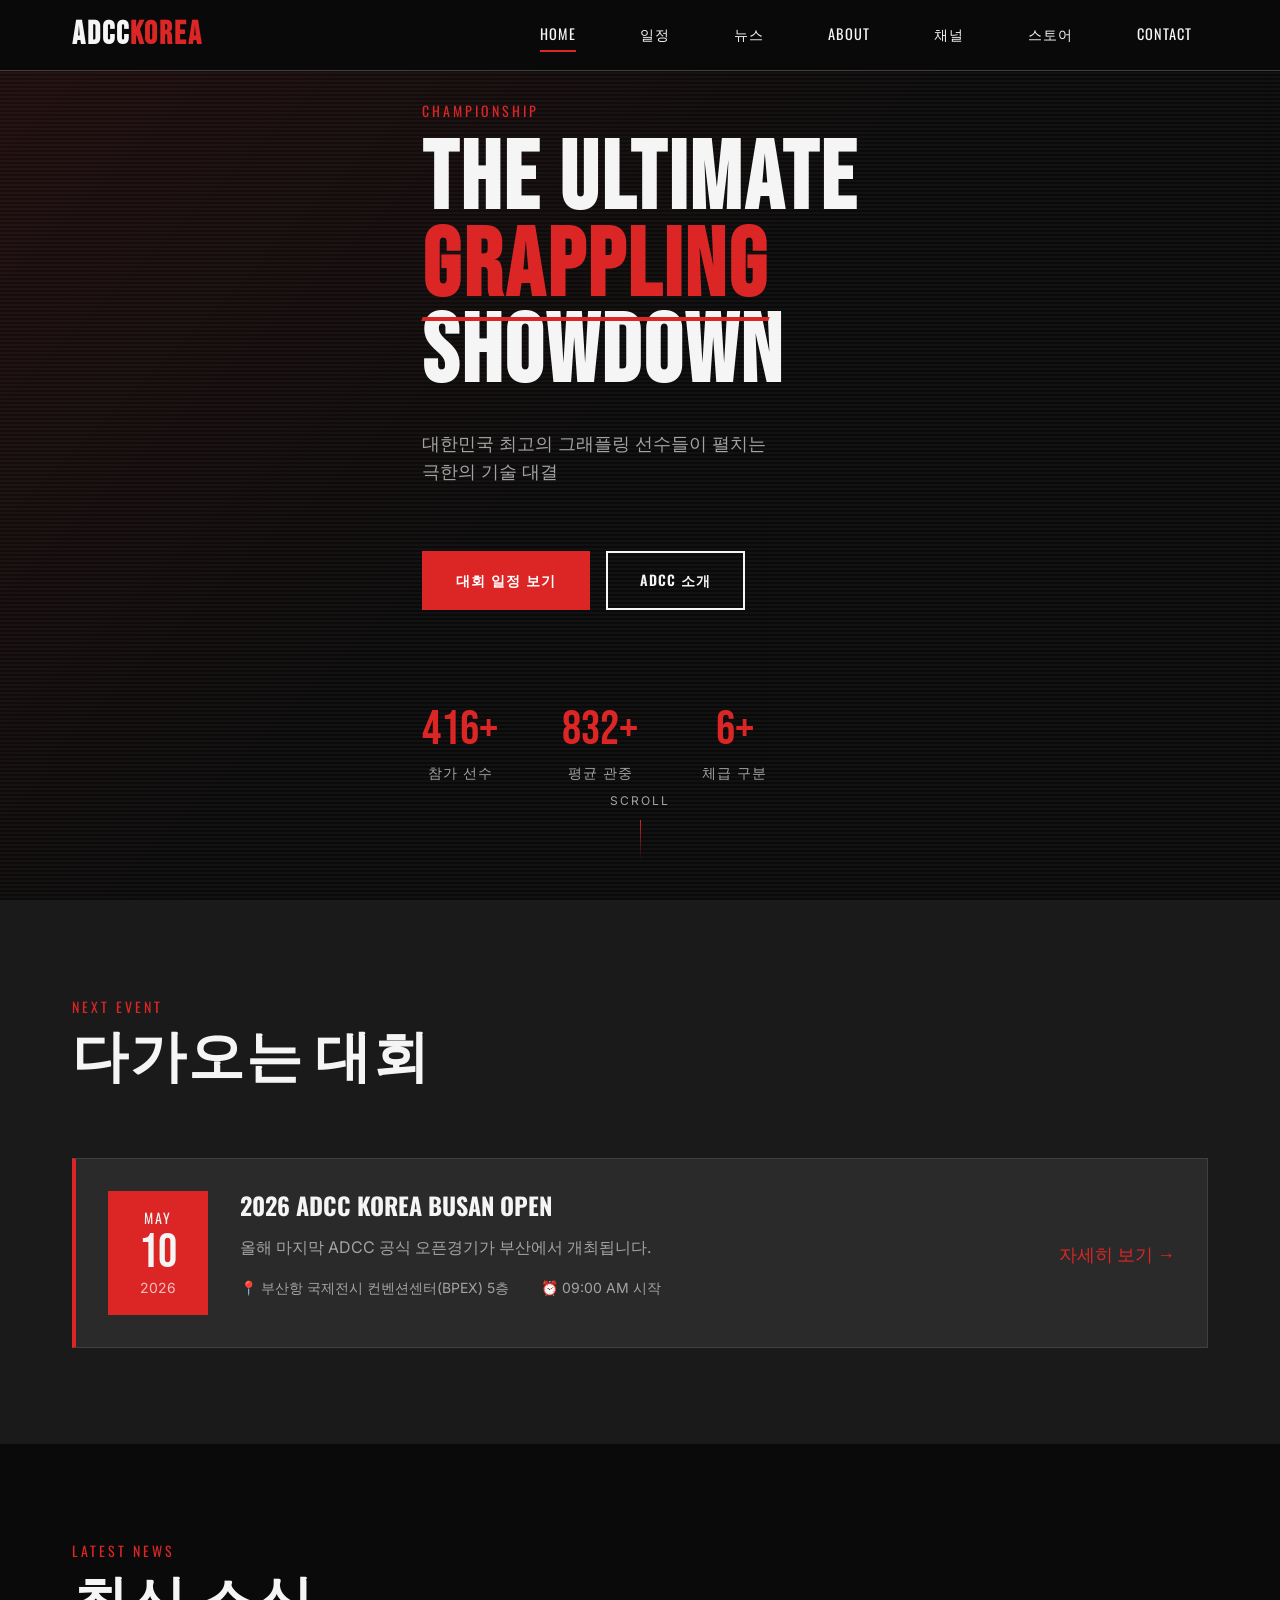
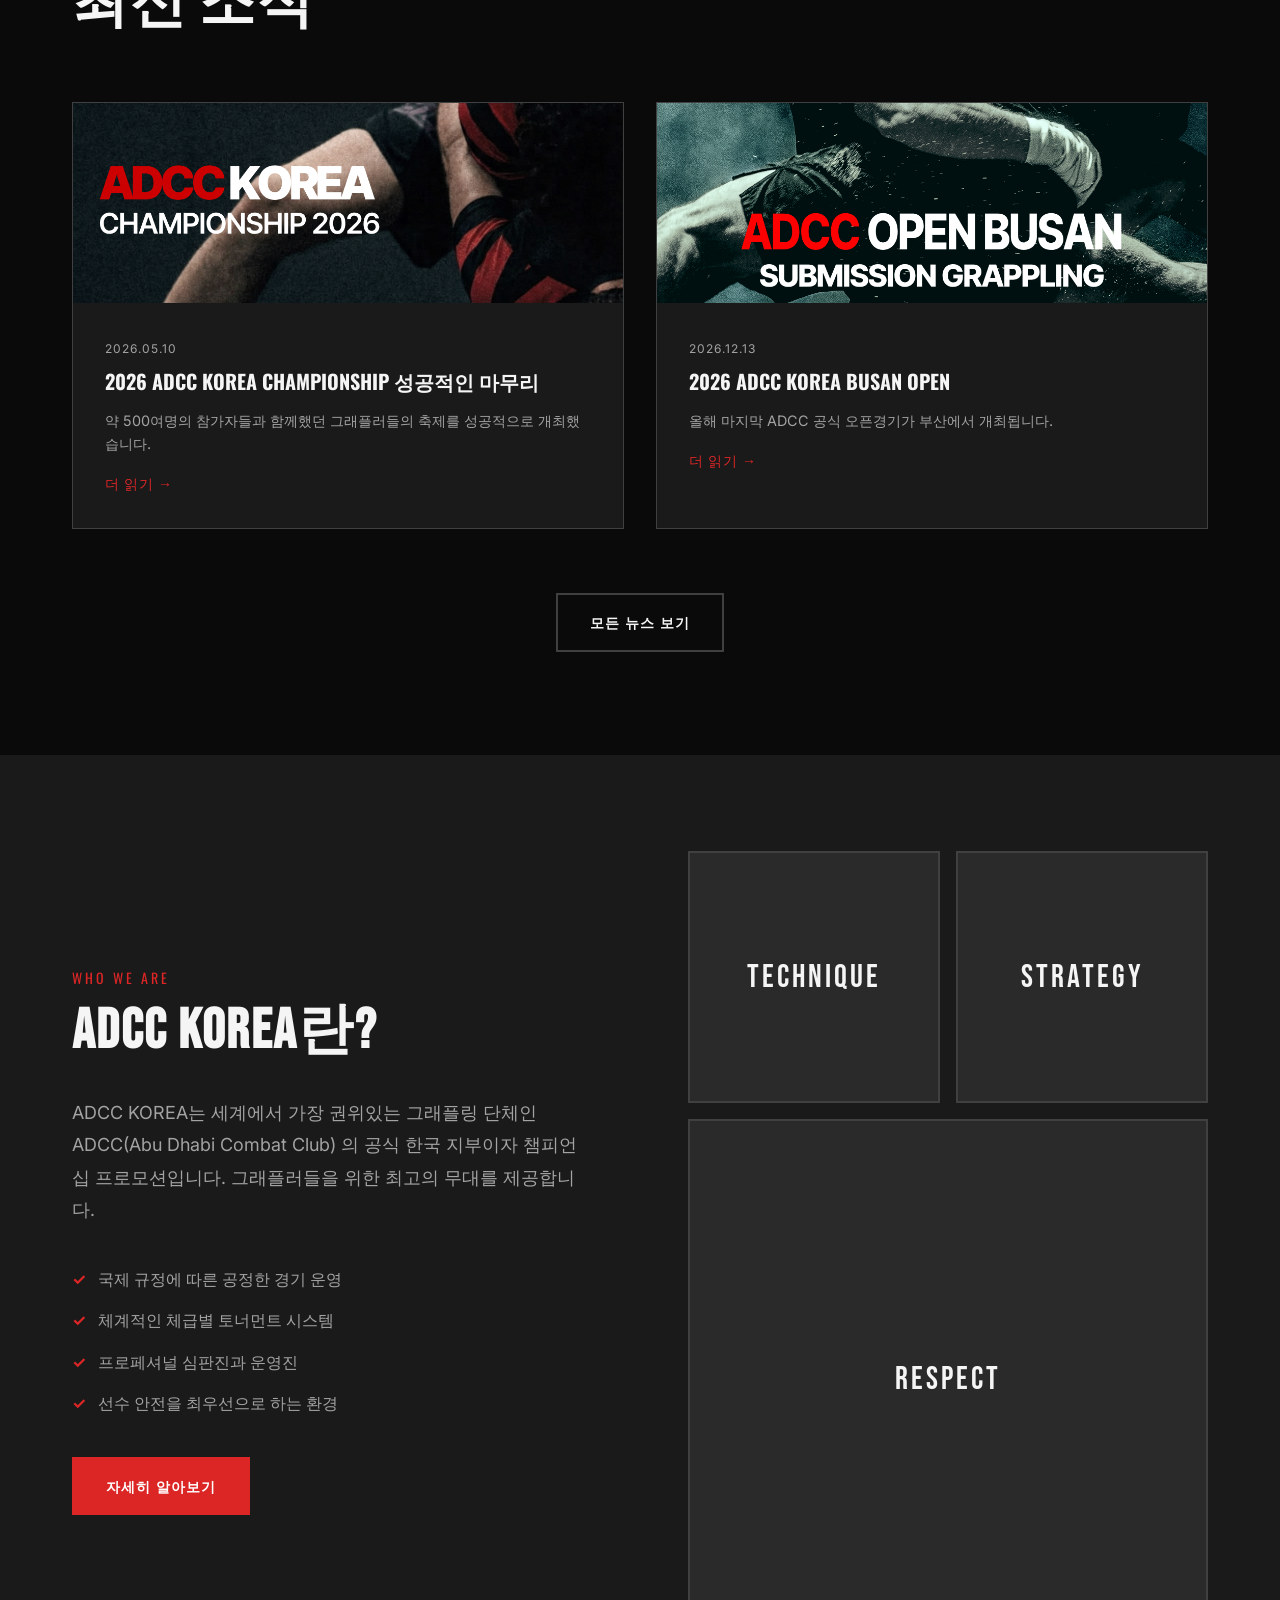
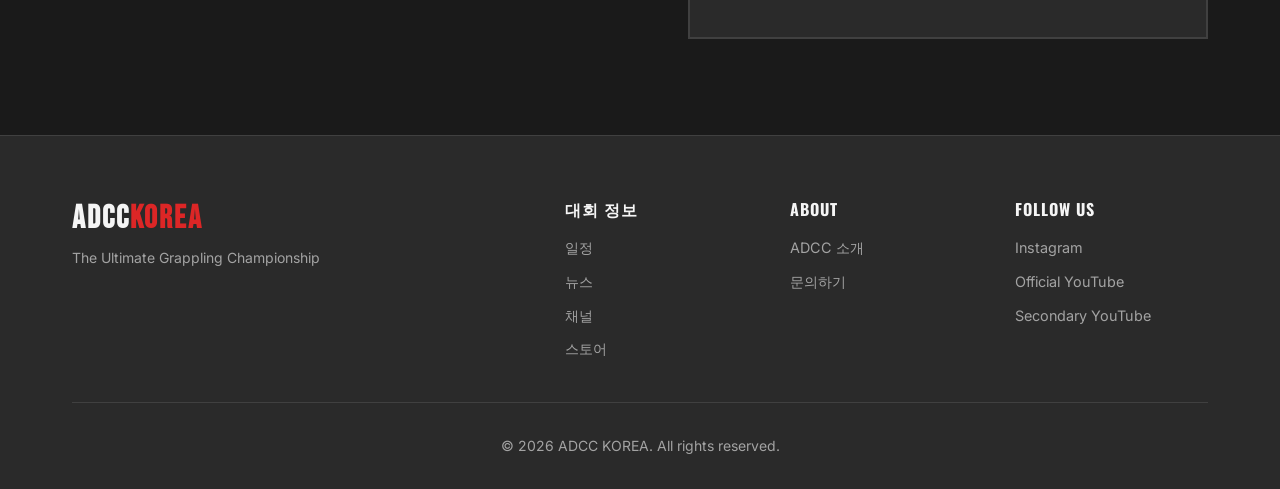
<file: index.html>
<!DOCTYPE html>
<html lang="ko">
<head>
    <meta charset="UTF-8">
    <meta name="viewport" content="width=device-width, initial-scale=1.0">
    <meta name="description" content="ADCC KOREA - 대한민국 그래플링 챔피언십 공식 웹사이트">
    <title>ADCC KOREA - 그래플링 챔피언십</title>
    <link rel="stylesheet" href="css/style.css">
    <link rel="preconnect" href="https://fonts.googleapis.com">
    <link rel="preconnect" href="https://fonts.gstatic.com" crossorigin>
    <link href="https://fonts.googleapis.com/css2?family=Bebas+Neue&family=Oswald:wght@400;600;700&family=Inter:wght@300;400;500;600&display=swap" rel="stylesheet">
</head>
<body>
    <!-- Navigation -->
    <nav class="navbar">
        <div class="container">
            <div class="nav-brand">
                <a href="index.html" style="text-decoration: none; color: inherit;">
                    <h1 class="logo">ADCC<span class="logo-highlight">KOREA</span></h1>
                </a>
            </div>
            <button class="nav-toggle" aria-label="메뉴 토글">
                <span></span>
                <span></span>
                <span></span>
            </button>
            <ul class="nav-menu">
                <li><a href="index.html" class="nav-link active">HOME</a></li>
                <li><a href="schedule.html" class="nav-link">일정</a></li>
                <li><a href="news.html" class="nav-link">뉴스</a></li>
                <li><a href="about.html" class="nav-link">ABOUT</a></li>
                <li><a href="channels.html" class="nav-link">채널</a></li>
                <li><a href="https://smartstore.naver.com/essentialgrappling" class="nav-link" target="_blank">스토어</a></li>
                <li><a href="contact.html" class="nav-link">CONTACT</a></li>
            </ul>
        </div>
    </nav>

    <!-- Hero Section -->
    <section class="hero">
        <div class="hero-background"></div>
        <div class="container">
            <div class="hero-content">
                <div class="hero-label">CHAMPIONSHIP</div>
                <h2 class="hero-title">
                    THE ULTIMATE<br>
                    <span class="hero-title-highlight">GRAPPLING</span><br>
                    SHOWDOWN
                </h2>
                <p class="hero-subtitle">대한민국 최고의 그래플링 선수들이 펼치는<br>극한의 기술 대결</p>
                <div class="hero-cta">
                    <a href="schedule.html" class="btn btn-primary">대회 일정 보기</a>
                    <a href="about.html" class="btn btn-secondary">ADCC 소개</a>
                </div>
            </div>
            <div class="hero-stats">
                <div class="stat-item">
                    <div class="stat-number">500+</div>
                    <div class="stat-label">참가 선수</div>
                </div>
                <div class="stat-item">
                    <div class="stat-number">1000+</div>
                    <div class="stat-label">평균 관중</div>
                </div>
                <div class="stat-item">
                    <div class="stat-number">8</div>
                    <div class="stat-label">체급 구분</div>
                </div>
            </div>
        </div>
        <div class="scroll-indicator">
            <span>SCROLL</span>
            <div class="scroll-line"></div>
        </div>
    </section>

    <!-- Upcoming Event Section -->
    <section class="upcoming-event">
        <div class="container">
            <div class="section-header">
                <span class="section-label">NEXT EVENT</span>
                <h3 class="section-title">다가오는 대회</h3>
            </div>
            <div class="event-card">
                <div class="event-date">
                    <div class="date-month">MAY</div>
                    <div class="date-day">10</div>
                    <div class="date-year">2026</div>
                </div>
                <div class="event-info">
                    <h4 class="event-title">2026 ADCC KOREA BUSAN OPEN</h4>
                    <p class="event-description">올해 마지막 ADCC 공식 오픈경기가 부산에서 개최됩니다.</p>
                    <div class="event-meta">
                        <span class="event-location">📍 부산항 국제전시 컨벤션센터(BPEX) 5층</span>
                        <span class="event-time">⏰ 09:00 AM 시작</span>
                    </div>
                </div>
                <a href="schedule.html" class="event-cta">자세히 보기 →</a>
            </div>
        </div>
    </section>

    <!-- News Section -->
    <section class="news-preview">
        <div class="container">
            <div class="section-header">
                <span class="section-label">LATEST NEWS</span>
                <h3 class="section-title">최신 소식</h3>
            </div>
            <div class="news-grid">
                <article class="news-card">
                    <img src="images/ADCC KOREA 2026 POSTER.png" alt="ADCC KOREA 뉴스" style="width: 100%; height: 200px; object-fit: cover; display: block;">
                    <div class="news-content">
                        <span class="news-date">2026.05.10</span>
                        <h4 class="news-title">2026 ADCC KOREA CHAMPIONSHIP 성공적인 마무리</h4>
                        <p class="news-excerpt">약 500여명의 참가자들과 함께했던 그래플러들의 축제를 성공적으로 개최했습니다. </p>
                        <a href="news.html" class="news-link">더 읽기 →</a>
                    </div>
                </article>
                <article class="news-card">
                    <img src="images/메인포스터.png" alt="ADCC KOREA OPEN 2026" style="width: 100%; height: 200px; object-fit: cover; display: block;">
                    <div class="news-content">
                        <span class="news-date">2026.12.13</span>
                        <h4 class="news-title">2026 ADCC KOREA BUSAN OPEN</h4>
                        <p class="news-excerpt">올해 마지막 ADCC 공식 오픈경기가 부산에서 개최됩니다.</p>
                        <a href="news.html" class="news-link">더 읽기 →</a>
                    </div>
                </article>
            </div>
            <div class="section-cta">
                <a href="news.html" class="btn btn-outline">모든 뉴스 보기</a>
            </div>
        </div>
    </section>

    <!-- About Preview Section -->
    <section class="about-preview">
        <div class="container">
            <div class="about-content">
                <div class="about-text">
                    <span class="section-label">WHO WE ARE</span>
                    <h3 class="section-title">ADCC KOREA란?</h3>
                    <p class="about-description">
                        ADCC KOREA는 세계에서 가장 권위있는 그래플링 단체인 ADCC(Abu Dhabi Combat Club)
                        의 공식 한국 지부이자 챔피언십 프로모션입니다. 
                        그래플러들을 위한 최고의 무대를 제공합니다.
                    </p>
                    <ul class="about-features">
                        <li> 국제 규정에 따른 공정한 경기 운영</li>
                        <li> 체계적인 체급별 토너먼트 시스템</li>
                        <li> 프로페셔널 심판진과 운영진</li>
                        <li> 선수 안전을 최우선으로 하는 환경</li>
                    </ul>
                    <a href="about.html" class="btn btn-primary">자세히 알아보기</a>
                </div>
                <div class="about-visual">
                    <div class="visual-box">
                        <div class="visual-text">TECHNIQUE</div>
                    </div>
                    <div class="visual-box">
                        <div class="visual-text">STRATEGY</div>
                    </div>
                    <div class="visual-box">
                        <div class="visual-text">RESPECT</div>
                    </div>
                </div>
            </div>
        </div>
    </section>

    <!-- Footer -->
    <footer class="footer">
        <div class="container">
            <div class="footer-content">
                <div class="footer-brand">
                    <h3 class="footer-logo">ADCC<span>KOREA</span></h3>
                    <p class="footer-tagline">The Ultimate Grappling Championship</p>
                </div>
                <div class="footer-links">
                    <div class="footer-column">
                        <h4>대회 정보</h4>
                        <ul>
                            <li><a href="schedule.html">일정</a></li>
                            <li><a href="news.html">뉴스</a></li>
                            <li><a href="channels.html">채널</a></li>
                            <li><a href="https://smartstore.naver.com/essentialgrappling" target="_blank">스토어</a></li>
                        </ul>
                    </div>
                    <div class="footer-column">
                        <h4>About</h4>
                        <ul>
                            <li><a href="about.html">ADCC 소개</a></li>
                            <li><a href="contact.html">문의하기</a></li>
                        </ul>
                    </div>
                    <div class="footer-column">
                        <h4>Follow Us</h4>
                        <ul>
                            <li><a href="https://www.instagram.com/adcc_korea/">Instagram</a></li>
                            <li><a href="https://www.youtube.com/@korea_grappling">Official YouTube</a></li>
                            <li><a href="https://www.youtube.com/@underhook_official">Secondary YouTube</a></li>
                        </ul>
                    </div>
                </div>
            </div>
            <div class="footer-bottom">
                <p>&copy; 2026 ADCC KOREA. All rights reserved.</p>
            </div>
        </div>
    </footer>

    <script src="js/main.js"></script>
</body>
</html>
</file>
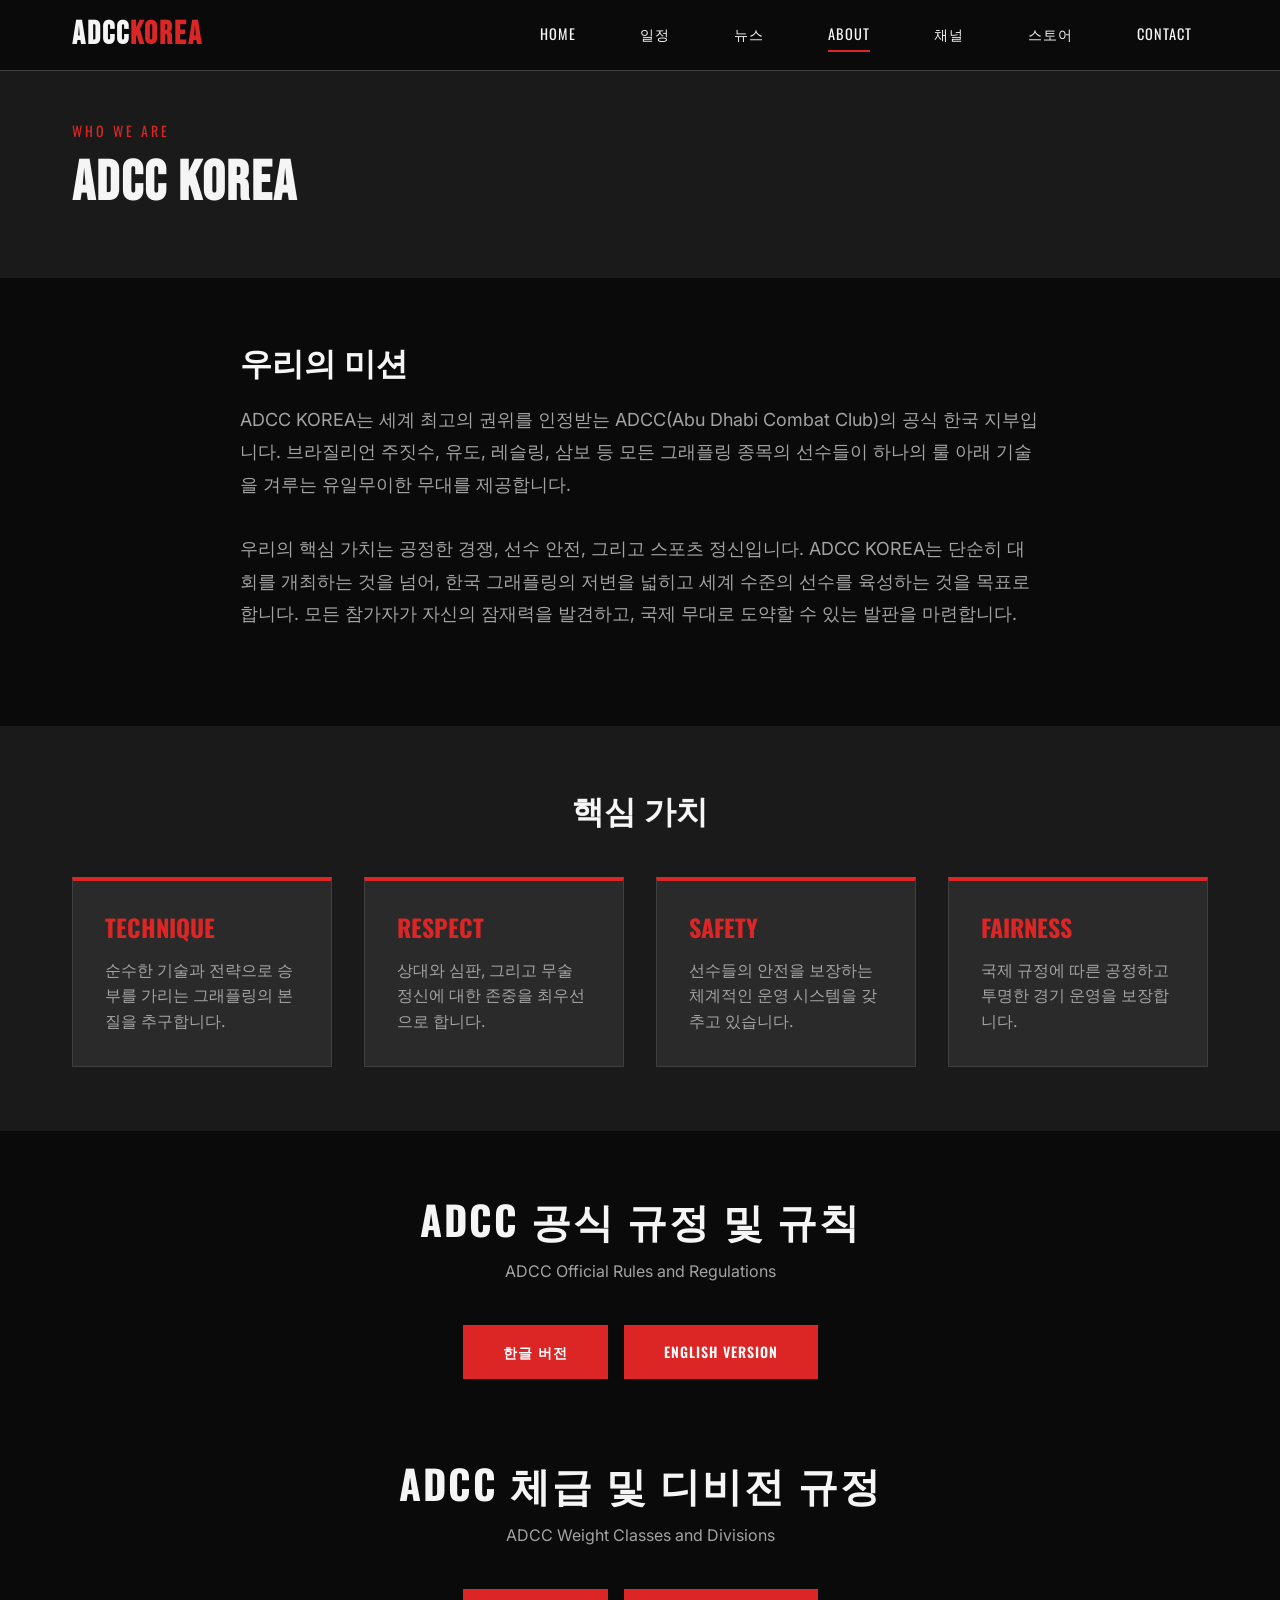
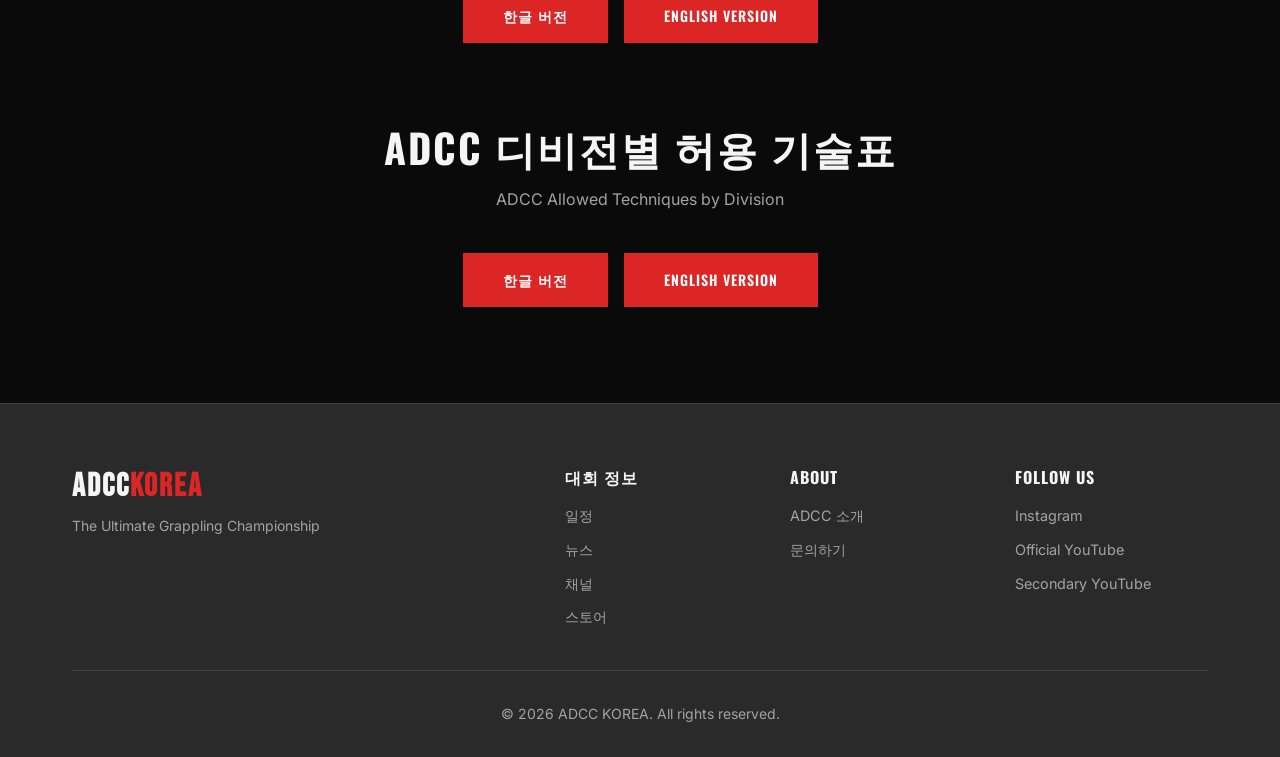
<file: about.html>
<!DOCTYPE html>
<html lang="ko">
<head>
    <meta charset="UTF-8">
    <meta name="viewport" content="width=device-width, initial-scale=1.0">
    <title>About - ADCC KOREA</title>
    <link rel="stylesheet" href="css/style.css">
    <link href="https://fonts.googleapis.com/css2?family=Bebas+Neue&family=Oswald:wght@400;600;700&family=Inter:wght@300;400;500;600&display=swap" rel="stylesheet">
</head>
<body>
    <nav class="navbar">
        <div class="container">
            <div class="nav-brand">
                <a href="index.html" style="text-decoration: none; color: inherit;">
                    <h1 class="logo">ADCC<span class="logo-highlight">KOREA</span></h1>
                </a>
            </div>
            <button class="nav-toggle" aria-label="메뉴 토글">
                <span></span>
                <span></span>
                <span></span>
            </button>
            <ul class="nav-menu">
                <li><a href="index.html" class="nav-link">HOME</a></li>
                <li><a href="schedule.html" class="nav-link">일정</a></li>
                <li><a href="news.html" class="nav-link">뉴스</a></li>
                <li><a href="about.html" class="nav-link active">ABOUT</a></li>
                <li><a href="channels.html" class="nav-link">채널</a></li>
                <li><a href="https://smartstore.naver.com/essentialgrappling" class="nav-link" target="_blank">스토어</a></li>
                <li><a href="contact.html" class="nav-link">CONTACT</a></li>
            </ul>
        </div>
    </nav>

    <section class="page-header" style="padding-top: 120px; padding-bottom: 60px; background: var(--color-bg-secondary);">
        <div class="container">
            <span class="section-label">WHO WE ARE</span>
            <h2 class="section-title">ADCC KOREA</h2>
        </div>
    </section>

    <section style="padding: 4rem 0; background: var(--color-bg);">
        <div class="container">
            <div style="max-width: 800px; margin: 0 auto;">
                <h3 style="font-family: var(--font-heading); font-size: 2rem; margin-bottom: 1.5rem;">우리의 미션</h3>
                <p style="font-size: 1.125rem; line-height: 1.8; color: var(--color-text-muted); margin-bottom: 2rem;">
                    ADCC KOREA는 세계 최고의 권위를 인정받는 ADCC(Abu Dhabi Combat Club)의 공식 한국 지부입니다. 
                    브라질리언 주짓수, 유도, 레슬링, 삼보 등 모든 그래플링 종목의 선수들이 
                    하나의 룰 아래 기술을 겨루는 유일무이한 무대를 제공합니다.
                </p>
                <p style="font-size: 1.125rem; line-height: 1.8; color: var(--color-text-muted); margin-bottom: 2rem;">
                    우리의 핵심 가치는 공정한 경쟁, 선수 안전, 그리고 스포츠 정신입니다. ADCC KOREA는 단순히 대회를 개최하는 것을 넘어,
                    한국 그래플링의 저변을 넓히고 세계 수준의 선수를 육성하는 것을 목표로 합니다. 모든 참가자가 자신의 잠재력을 발견하고,
                    국제 무대로 도약할 수 있는 발판을 마련합니다.
                </p>
            </div>
        </div>
    </section>

    <section style="padding: 4rem 0; background: var(--color-bg-secondary);">
        <div class="container">
            <h3 style="font-family: var(--font-heading); font-size: 2rem; text-align: center; margin-bottom: 3rem;">핵심 가치</h3>
            <div style="display: grid; grid-template-columns: repeat(auto-fit, minmax(250px, 1fr)); gap: 2rem;">
                <div style="background: var(--color-bg-tertiary); padding: 2rem; border: 1px solid var(--color-border); border-top: 4px solid var(--color-primary);">
                    <h4 style="font-family: var(--font-heading); font-size: 1.5rem; margin-bottom: 1rem; color: var(--color-primary);">TECHNIQUE</h4>
                    <p style="color: var(--color-text-muted); line-height: 1.6;">
                        순수한 기술과 전략으로 승부를 가리는 그래플링의 본질을 추구합니다.
                    </p>
                </div>
                <div style="background: var(--color-bg-tertiary); padding: 2rem; border: 1px solid var(--color-border); border-top: 4px solid var(--color-primary);">
                    <h4 style="font-family: var(--font-heading); font-size: 1.5rem; margin-bottom: 1rem; color: var(--color-primary);">RESPECT</h4>
                    <p style="color: var(--color-text-muted); line-height: 1.6;">
                        상대와 심판, 그리고 무술 정신에 대한 존중을 최우선으로 합니다.
                    </p>
                </div>
                <div style="background: var(--color-bg-tertiary); padding: 2rem; border: 1px solid var(--color-border); border-top: 4px solid var(--color-primary);">
                    <h4 style="font-family: var(--font-heading); font-size: 1.5rem; margin-bottom: 1rem; color: var(--color-primary);">SAFETY</h4>
                    <p style="color: var(--color-text-muted); line-height: 1.6;">
                        선수들의 안전을 보장하는 체계적인 운영 시스템을 갖추고 있습니다.
                    </p>
                </div>
                <div style="background: var(--color-bg-tertiary); padding: 2rem; border: 1px solid var(--color-border); border-top: 4px solid var(--color-primary);">
                    <h4 style="font-family: var(--font-heading); font-size: 1.5rem; margin-bottom: 1rem; color: var(--color-primary);">FAIRNESS</h4>
                    <p style="color: var(--color-text-muted); line-height: 1.6;">
                        국제 규정에 따른 공정하고 투명한 경기 운영을 보장합니다.
                    </p>
                </div>
            </div>
        </div>
    </section>
      <section style="padding: 4rem 0; background: var(--color-bg);">
        <div class="container">
            <div style="max-width: 900px; margin: 0 auto;">
                
                <!-- 1. ADCC 공식 규정 및 규칙 -->
                <div style="text-align: center; margin-bottom: 5rem;">
                    <h3 style="font-family: var(--font-heading); font-size: 2.5rem; margin-bottom: 1rem; letter-spacing: 2px;">ADCC 공식 규정 및 규칙</h3>
                    <p style="color: var(--color-text-muted); margin-bottom: 2.5rem;">ADCC Official Rules and Regulations</p>
                    <div style="display: flex; gap: 1rem; justify-content: center; flex-wrap: wrap;">
                        <a href="docs/ADCC 규정 및 규칙(한글).pdf" target="_blank" style="display: inline-block; background: var(--color-primary); color: white; padding: 1rem 2.5rem; font-family: var(--font-heading); font-size: 0.875rem; letter-spacing: 1px; text-decoration: none; text-transform: uppercase; transition: 0.3s; font-weight: 600;">한글 버전</a>
                        <a href="docs/ADCC_Rules(ENG).pdf" target="_blank" style="display: inline-block; background: var(--color-primary); color: white; padding: 1rem 2.5rem; font-family: var(--font-heading); font-size: 0.875rem; letter-spacing: 1px; text-decoration: none; text-transform: uppercase; transition: 0.3s; font-weight: 600;">ENGLISH VERSION</a>
                    </div>
                </div>

                <!-- 2. ADCC 체급 및 디비전 규정 -->
                <div style="text-align: center; margin-bottom: 5rem;">
                    <h3 style="font-family: var(--font-heading); font-size: 2.5rem; margin-bottom: 1rem; letter-spacing: 2px;">ADCC 체급 및 디비전 규정</h3>
                    <p style="color: var(--color-text-muted); margin-bottom: 2.5rem;">ADCC Weight Classes and Divisions</p>
                    <div style="display: flex; gap: 1rem; justify-content: center; flex-wrap: wrap;">
                        <a href="docs/ADCC 체급 및 디비전 규정(한글).pdf" target="_blank" style="display: inline-block; background: var(--color-primary); color: white; padding: 1rem 2.5rem; font-family: var(--font-heading); font-size: 0.875rem; letter-spacing: 1px; text-decoration: none; text-transform: uppercase; transition: 0.3s; font-weight: 600;">한글 버전</a>
                        <a href="docs/ADCC_WEIGHT_CLASSES_DIVISIONS_and_CATEGORIES(ENG).pdf" target="_blank" style="display: inline-block; background: var(--color-primary); color: white; padding: 1rem 2.5rem; font-family: var(--font-heading); font-size: 0.875rem; letter-spacing: 1px; text-decoration: none; text-transform: uppercase; transition: 0.3s; font-weight: 600;">ENGLISH VERSION</a>
                    </div>
                </div>

                <!-- 3. ADCC 디비전별 허용 기술표 -->
                <div style="text-align: center; margin-bottom: 2rem;">
                    <h3 style="font-family: var(--font-heading); font-size: 2.5rem; margin-bottom: 1rem; letter-spacing: 2px;">ADCC 디비전별 허용 기술표</h3>
                    <p style="color: var(--color-text-muted); margin-bottom: 2.5rem;">ADCC Allowed Techniques by Division</p>
                    <div style="display: flex; gap: 1rem; justify-content: center; flex-wrap: wrap;">
                        <a href="docs/ADCC 디비전별 허용 기술표(한글).pdf" target="_blank" style="display: inline-block; background: var(--color-primary); color: white; padding: 1rem 2.5rem; font-family: var(--font-heading); font-size: 0.875rem; letter-spacing: 1px; text-decoration: none; text-transform: uppercase; transition: 0.3s; font-weight: 600;">한글 버전</a>
                        <a href="docs/ADCC_Legal_Techs(ENG).pdf" target="_blank" style="display: inline-block; background: var(--color-primary); color: white; padding: 1rem 2.5rem; font-family: var(--font-heading); font-size: 0.875rem; letter-spacing: 1px; text-decoration: none; text-transform: uppercase; transition: 0.3s; font-weight: 600;">ENGLISH VERSION</a>
                    </div>
                </div>
            </div>
        </div>
    </section>

    <footer class="footer">
        <div class="container">
            <div class="footer-content">
                <div class="footer-brand">
                    <h3 class="footer-logo">ADCC<span>KOREA</span></h3>
                    <p class="footer-tagline">The Ultimate Grappling Championship</p>
                </div>
                <div class="footer-links">
                    <div class="footer-column">
                        <h4>대회 정보</h4>
                        <ul>
                            <li><a href="schedule.html">일정</a></li>
                            <li><a href="news.html">뉴스</a></li>
                            <li><a href="channels.html">채널</a></li>
                            <li><a href="https://smartstore.naver.com/essentialgrappling" target="_blank">스토어</a></li>
                        </ul>
                    </div>
                    <div class="footer-column">
                        <h4>About</h4>
                        <ul>
                            <li><a href="about.html">ADCC 소개</a></li>
                            <li><a href="contact.html">문의하기</a></li>
                        </ul>
                    </div>
                    <div class="footer-column">
                        <h4>Follow Us</h4>
                        <ul>
                            <li><a href="https://www.instagram.com/adcc_korea/">Instagram</a></li>
                            <li><a href="https://www.youtube.com/@korea_grappling">Official YouTube</a></li>
                            <li><a href="https://www.youtube.com/@underhook_official">Secondary YouTube</a></li>
                        </ul>
                    </div>
                </div>
            </div>
            <div class="footer-bottom">
                <p>&copy; 2026 ADCC KOREA. All rights reserved.</p>
            </div>
        </div>
    </footer>

    <script src="js/main.js"></script>
</body>
</html>
</file>
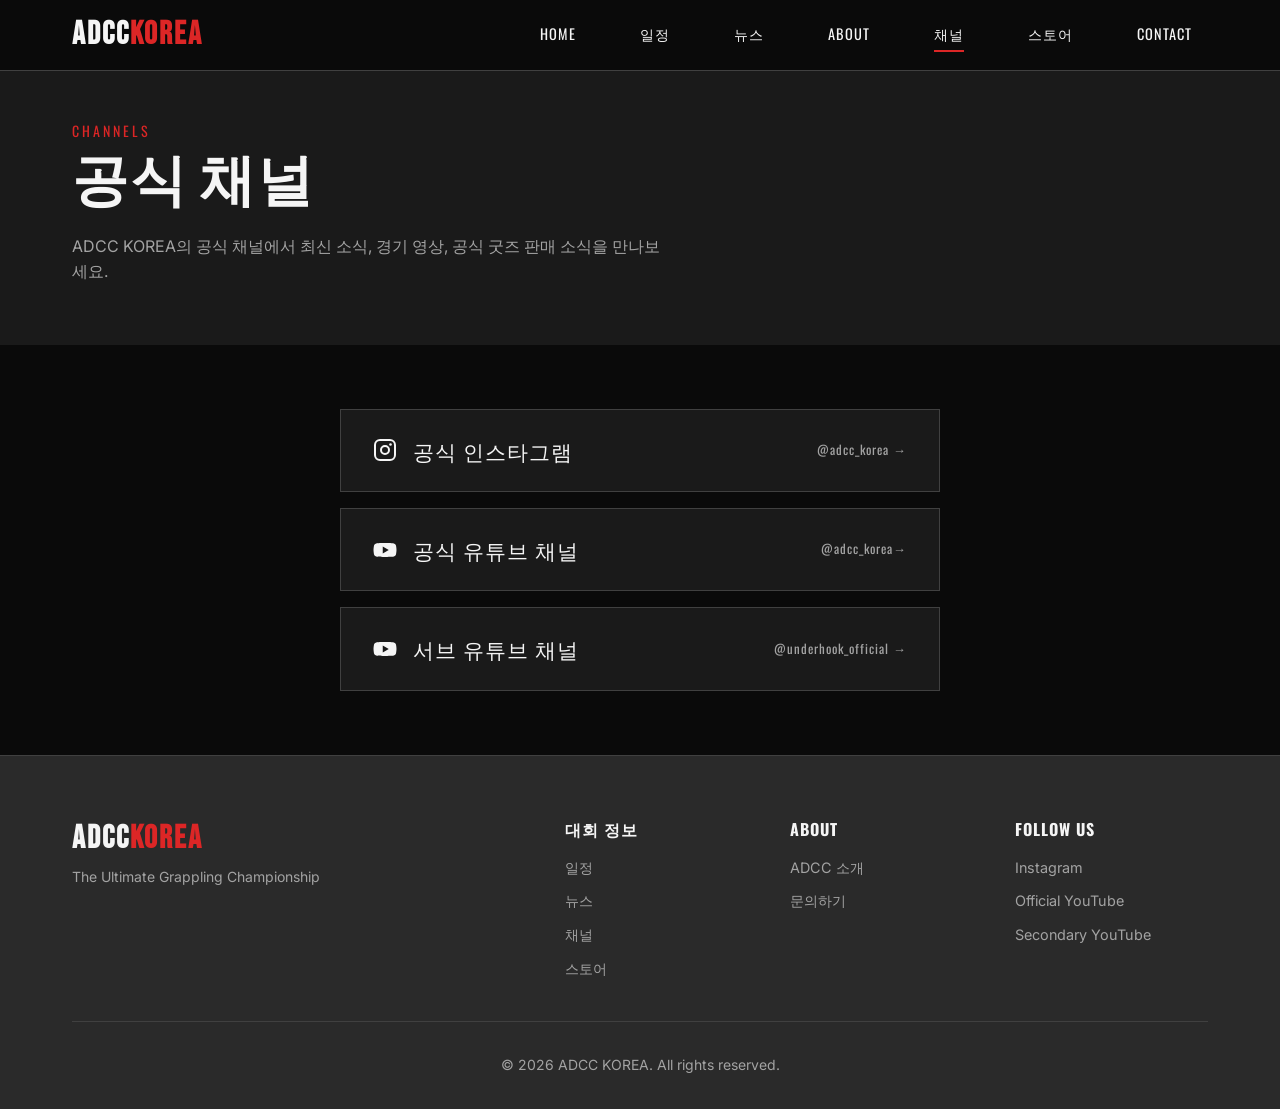
<file: channels.html>
<!DOCTYPE html>
<html lang="ko">
<head>
    <meta charset="UTF-8">
    <meta name="viewport" content="width=device-width, initial-scale=1.0">
    <title>채널 - ADCC KOREA</title>
    <link rel="stylesheet" href="css/style.css">
    <link href="https://fonts.googleapis.com/css2?family=Bebas+Neue&family=Oswald:wght@400;600;700&family=Inter:wght@300;400;500;600&display=swap" rel="stylesheet">
</head>
<body>
    <nav class="navbar">
        <div class="container">
            <div class="nav-brand">
                <a href="index.html" style="text-decoration: none; color: inherit;">
                    <h1 class="logo">ADCC<span class="logo-highlight">KOREA</span></h1>
                </a>
            </div>
            <button class="nav-toggle" aria-label="메뉴 토글">
                <span></span>
                <span></span>
                <span></span>
            </button>
            <ul class="nav-menu">
                <li><a href="index.html" class="nav-link">HOME</a></li>
                <li><a href="schedule.html" class="nav-link">일정</a></li>
                <li><a href="news.html" class="nav-link">뉴스</a></li>
                <li><a href="about.html" class="nav-link">ABOUT</a></li>
                <li><a href="channels.html" class="nav-link active">채널</a></li>
                <li><a href="https://smartstore.naver.com/essentialgrappling" class="nav-link" target="_blank">스토어</a></li>
                <li><a href="contact.html" class="nav-link">CONTACT</a></li>
            </ul>
        </div>
    </nav>

<section class="page-header" style="padding-top: 120px; padding-bottom: 60px; background: var(--color-bg-secondary);">
        <div class="container">
            <span class="section-label">CHANNELS</span>
            <h2 class="section-title">공식 채널</h2>
            <p style="color: var(--color-text-muted); margin-top: 1rem; max-width: 600px;">
                ADCC KOREA의 공식 채널에서 최신 소식, 경기 영상, 공식 굿즈 판매 소식을 만나보세요.
            </p>
        </div>
    </section>

    <section style="padding: 4rem 0;">
        <div class="container">
            <div style="display: flex; flex-direction: column; gap: 1rem; max-width: 600px; margin: 0 auto;">

                <a href="https://www.instagram.com/adcc_korea/" target="_blank" style="display: flex; justify-content: space-between; align-items: center; gap: 1rem; padding: 1.5rem 2rem; background: var(--color-bg-secondary); border: 1px solid var(--color-border); color: var(--color-text); text-decoration: none; font-family: var(--font-heading); letter-spacing: 1px;">
                   <span style="display: flex; align-items: center; gap: 1rem; min-width: 0;">
                       <svg viewBox="0 0 24 24" fill="none" stroke="currentColor" stroke-width="2" stroke-linecap="round" stroke-linejoin="round" style="width: 24px; height: 24px; flex: 0 0 auto;"><rect x="2" y="2" width="20" height="20" rx="5"/><circle cx="12" cy="12" r="4"/><circle cx="17.5" cy="6.5" r="1.3" fill="currentColor" stroke="none"/></svg>
                       <span style="font-size: 1.3rem;">공식 인스타그램</span>
                   </span>
                   <span style="font-size: 0.8rem; color: var(--color-text-muted);">@adcc_korea →</span>  
               </a>

               <a href="https://www.youtube.com/@adcc_korea" target="_blank" style="display: flex; justify-content: space-between; align-items: center; gap: 1rem; padding: 1.5rem 2rem; background: var(--color-bg-secondary); border: 1px solid var(--color-border); color: var(--color-text); text-decoration: none; font-family: var(--font-heading); letter-spacing: 1px;">
                  <span style="display: flex; align-items: center; gap: 1rem; min-width: 0;">
                      <svg viewBox="0 0 24 24" fill="currentColor" style="width: 24px; height: 24px; flex: 0 0 auto;"><path d="M23 7.5a3 3 0 0 0-2.1-2.1C19 5 12 5 12 5s-7 0-8.9.4A3 3 0 0 0 1 7.5 31 31 0 0 0 .5 12 31 31 0 0 0 1 16.5a3 3 0 0 0 2.1 2.1C5 19 12 19 12 19s7 0 8.9-.4a3 3 0 0 0 2.1-2.1A31 31 0 0 0 23.5 12 31 31 0 0 0 23 7.5zM9.75 15.5v-7l6 3.5z"/></svg>
                      <span style="font-size: 1.3rem;">공식 유튜브 채널</span>
                  </span>
                  <span style="font-size: 0.8rem; color: var(--color-text-muted);">@adcc_korea→</span>
               </a>
    
               <a href="https://www.youtube.com/@underhook_official" target="_blank" style="display: flex; justify-content: space-between; align-items: center; gap: 1rem; padding: 1.5rem 2rem; background: var(--color-bg-secondary); border: 1px solid var(--color-border); color: var(--color-text); text-decoration: none; font-family: var(--font-heading); letter-spacing: 1px;">
                   <span style="display: flex; align-items: center; gap: 1rem; min-width: 0;">
                       <svg viewBox="0 0 24 24" fill="currentColor" style="width: 24px; height: 24px; flex: 0 0 auto;"><path d="M23 7.5a3 3 0 0 0-2.1-2.1C19 5 12 5 12 5s-7 0-8.9.4A3 3 0 0 0 1 7.5 31 31 0 0 0 .5 12 31 31 0 0 0 1 16.5a3 3 0 0 0 2.1 2.1C5 19 12 19 12 19s7 0 8.9-.4a3 3 0 0 0 2.1-2.1A31 31 0 0 0 23.5 12 31 31 0 0 0 23 7.5zM9.75 15.5v-7l6 3.5z"/></svg>
                       <span style="font-size: 1.3rem;">서브 유튜브 채널</span>
                   </span>
                   <span style="font-size: 0.8rem; color: var(--color-text-muted);">@underhook_official →</span>
               </a>
               
        </div>
    </section>
    
    <footer class="footer">
        <div class="container">
            <div class="footer-content">
                <div class="footer-brand">
                    <h3 class="footer-logo">ADCC<span>KOREA</span></h3>
                    <p class="footer-tagline">The Ultimate Grappling Championship</p>
                </div>
                <div class="footer-links">
                    <div class="footer-column">
                        <h4>대회 정보</h4>
                        <ul>
                            <li><a href="schedule.html">일정</a></li>
                            <li><a href="news.html">뉴스</a></li>
                            <li><a href="channels.html">채널</a></li>
                            <li><a href="https://smartstore.naver.com/essentialgrappling" target="_blank">스토어</a></li>
                        </ul>
                    </div>
                    <div class="footer-column">
                        <h4>About</h4>
                        <ul>
                            <li><a href="about.html">ADCC 소개</a></li>
                            <li><a href="contact.html">문의하기</a></li>
                        </ul>
                    </div>
                    <div class="footer-column">
                        <h4>Follow Us</h4>
                        <ul>
                            <li><a href="https://www.instagram.com/adcc_korea/">Instagram</a></li>
                            <li><a href="https://www.youtube.com/@korea_grappling">Official YouTube</a></li>
                            <li><a href="https://www.youtube.com/@underhook_official">Secondary YouTube</a></li>
                        </ul>
                    </div>
                </div>
            </div>
            <div class="footer-bottom">
                <p>&copy; 2026 ADCC KOREA. All rights reserved.</p>
            </div>
        </div>
    </footer>

    <script src="js/main.js"></script>
    <style>
        .channels-item {
            transition: transform 0.3s ease;
        }
        .channels-item:hover {
            transform: translateY(-5px);
        }
    </style>
</body>
</html>
</file>
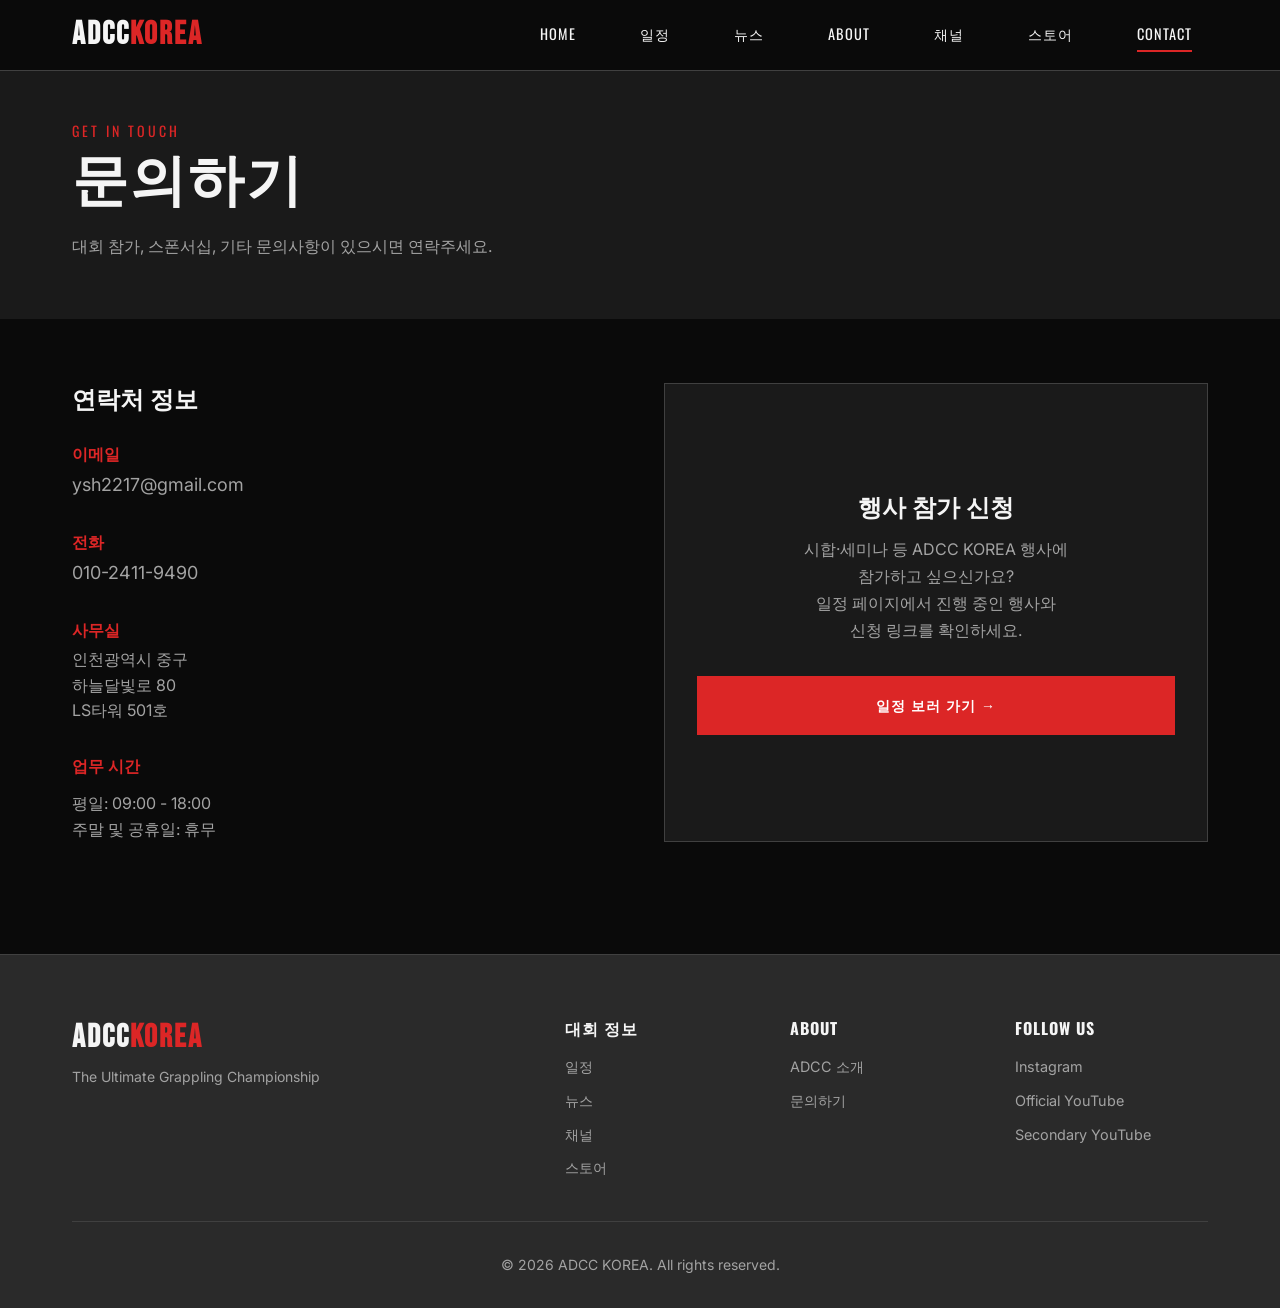
<file: contact.html>
<!DOCTYPE html>
<html lang="ko">
<head>
    <meta charset="UTF-8">
    <meta name="viewport" content="width=device-width, initial-scale=1.0">
    <title>Contact - ADCC KOREA</title>
    <link rel="stylesheet" href="css/style.css">
    <link href="https://fonts.googleapis.com/css2?family=Bebas+Neue&family=Oswald:wght@400;600;700&family=Inter:wght@300;400;500;600&display=swap" rel="stylesheet">
</head>
<body>
    <nav class="navbar">
        <div class="container">
            <div class="nav-brand">
                <a href="index.html" style="text-decoration: none; color: inherit;">
                    <h1 class="logo">ADCC<span class="logo-highlight">KOREA</span></h1>
                </a>
            </div>
            <button class="nav-toggle" aria-label="메뉴 토글">
                <span></span>
                <span></span>
                <span></span>
            </button>
            <ul class="nav-menu">
                <li><a href="index.html" class="nav-link">HOME</a></li>
                <li><a href="schedule.html" class="nav-link">일정</a></li>
                <li><a href="news.html" class="nav-link">뉴스</a></li>
                <li><a href="about.html" class="nav-link">ABOUT</a></li>
                <li><a href="channels.html" class="nav-link">채널</a></li>
                <li><a href="https://smartstore.naver.com/essentialgrappling" class="nav-link" target="_blank">스토어</a></li>
                <li><a href="contact.html" class="nav-link active">CONTACT</a></li>
            </ul>
        </div>
    </nav>

    <section class="page-header" style="padding-top: 120px; padding-bottom: 60px; background: var(--color-bg-secondary);">
        <div class="container">
            <span class="section-label">GET IN TOUCH</span>
            <h2 class="section-title">문의하기</h2>
            <p style="color: var(--color-text-muted); margin-top: 1rem; max-width: 600px;">
                대회 참가, 스폰서십, 기타 문의사항이 있으시면 연락주세요.
            </p>
        </div>
    </section>

    <section style="padding: 4rem 0;">
        <div class="container">
            <div style="display: grid; grid-template-columns: 1fr 1fr; gap: 3rem; margin-bottom: 3rem;">
                <div>
                    <h3 style="font-family: var(--font-heading); font-size: 1.5rem; margin-bottom: 2rem;">연락처 정보</h3>
                    
                    <div style="margin-bottom: 2rem;">
                        <h4 style="font-family: var(--font-heading); color: var(--color-primary); margin-bottom: 0.5rem;">이메일</h4>
                        <p style="color: var(--color-text-muted); font-size: 1.125rem;">ysh2217@gmail.com</p>
                    </div>

                    <div style="margin-bottom: 2rem;">
                        <h4 style="font-family: var(--font-heading); color: var(--color-primary); margin-bottom: 0.5rem;">전화</h4>
                        <p style="color: var(--color-text-muted); font-size: 1.125rem;">010-2411-9490</p>
                    </div>

                    <div style="margin-bottom: 2rem;">
                        <h4 style="font-family: var(--font-heading); color: var(--color-primary); margin-bottom: 0.5rem;">사무실</h4>
                        <p style="color: var(--color-text-muted); line-height: 1.6;">
                            인천광역시 중구<br>
                            하늘달빛로 80<br>
                            LS타워 501호
                        </p>
                    </div>

                    <div>
                        <h4 style="font-family: var(--font-heading); color: var(--color-primary); margin-bottom: 1rem;">업무 시간</h4>
                        <p style="color: var(--color-text-muted); line-height: 1.6;">
                            평일: 09:00 - 18:00<br>
                            주말 및 공휴일: 휴무
                        </p>
                    </div>
                </div>

                <div style="background: var(--color-bg-secondary); padding: 2rem; border: 1px solid var(--color-border); display: flex; flex-direction: column; justify-content: center; align-items: center; text-align: center;">
                    <h3 style="font-family: var(--font-heading); font-size: 1.5rem; margin-bottom: 1rem;">행사 참가 신청</h3>
                    <p style="color: var(--color-text-muted); line-height: 1.7; margin-bottom: 2rem;">
                        시합·세미나 등 ADCC KOREA 행사에<br>
                        참가하고 싶으신가요?<br>
                        일정 페이지에서 진행 중인 행사와<br>
                        신청 링크를 확인하세요.
                    </p>
                    <a href="schedule.html" class="btn btn-primary" style="width: 100%;">일정 보러 가기 →</a>
                    </div>
                </div>
            </div>
        </div>
    </section>

    <footer class="footer">
        <div class="container">
            <div class="footer-content">
                <div class="footer-brand">
                    <h3 class="footer-logo">ADCC<span>KOREA</span></h3>
                    <p class="footer-tagline">The Ultimate Grappling Championship</p>
                </div>
                <div class="footer-links">
                    <div class="footer-column">
                        <h4>대회 정보</h4>
                        <ul>
                            <li><a href="schedule.html">일정</a></li>
                            <li><a href="news.html">뉴스</a></li>
                            <li><a href="channels.html">채널</a></li>
                            <li><a href="https://smartstore.naver.com/essentialgrappling" target="_blank">스토어</a></li>
                        </ul>
                    </div>
                    <div class="footer-column">
                        <h4>About</h4>
                        <ul>
                            <li><a href="about.html">ADCC 소개</a></li>
                            <li><a href="contact.html">문의하기</a></li>
                        </ul>
                    </div>
                    <div class="footer-column">
                        <h4>Follow Us</h4>
                        <ul>
                           <li><a href="https://www.instagram.com/adcc_korea/">Instagram</a></li>
                           <li><a href="https://www.youtube.com/@korea_grappling">Official YouTube</a></li>
                           <li><a href="https://www.youtube.com/@underhook_official">Secondary YouTube</a></li>
                        </ul>
                    </div>
                </div>
            </div>
            <div class="footer-bottom">
                <p>&copy; 2026 ADCC KOREA. All rights reserved.</p>
            </div>
        </div>
    </footer>

    <script src="js/main.js"></script>
    <style>
        @media (max-width: 768px) {
            section > .container > div[style*="grid-template-columns: 1fr 1fr"] {
                grid-template-columns: 1fr !important;
            }
        }
    </style>
</body>
</html>
</file>
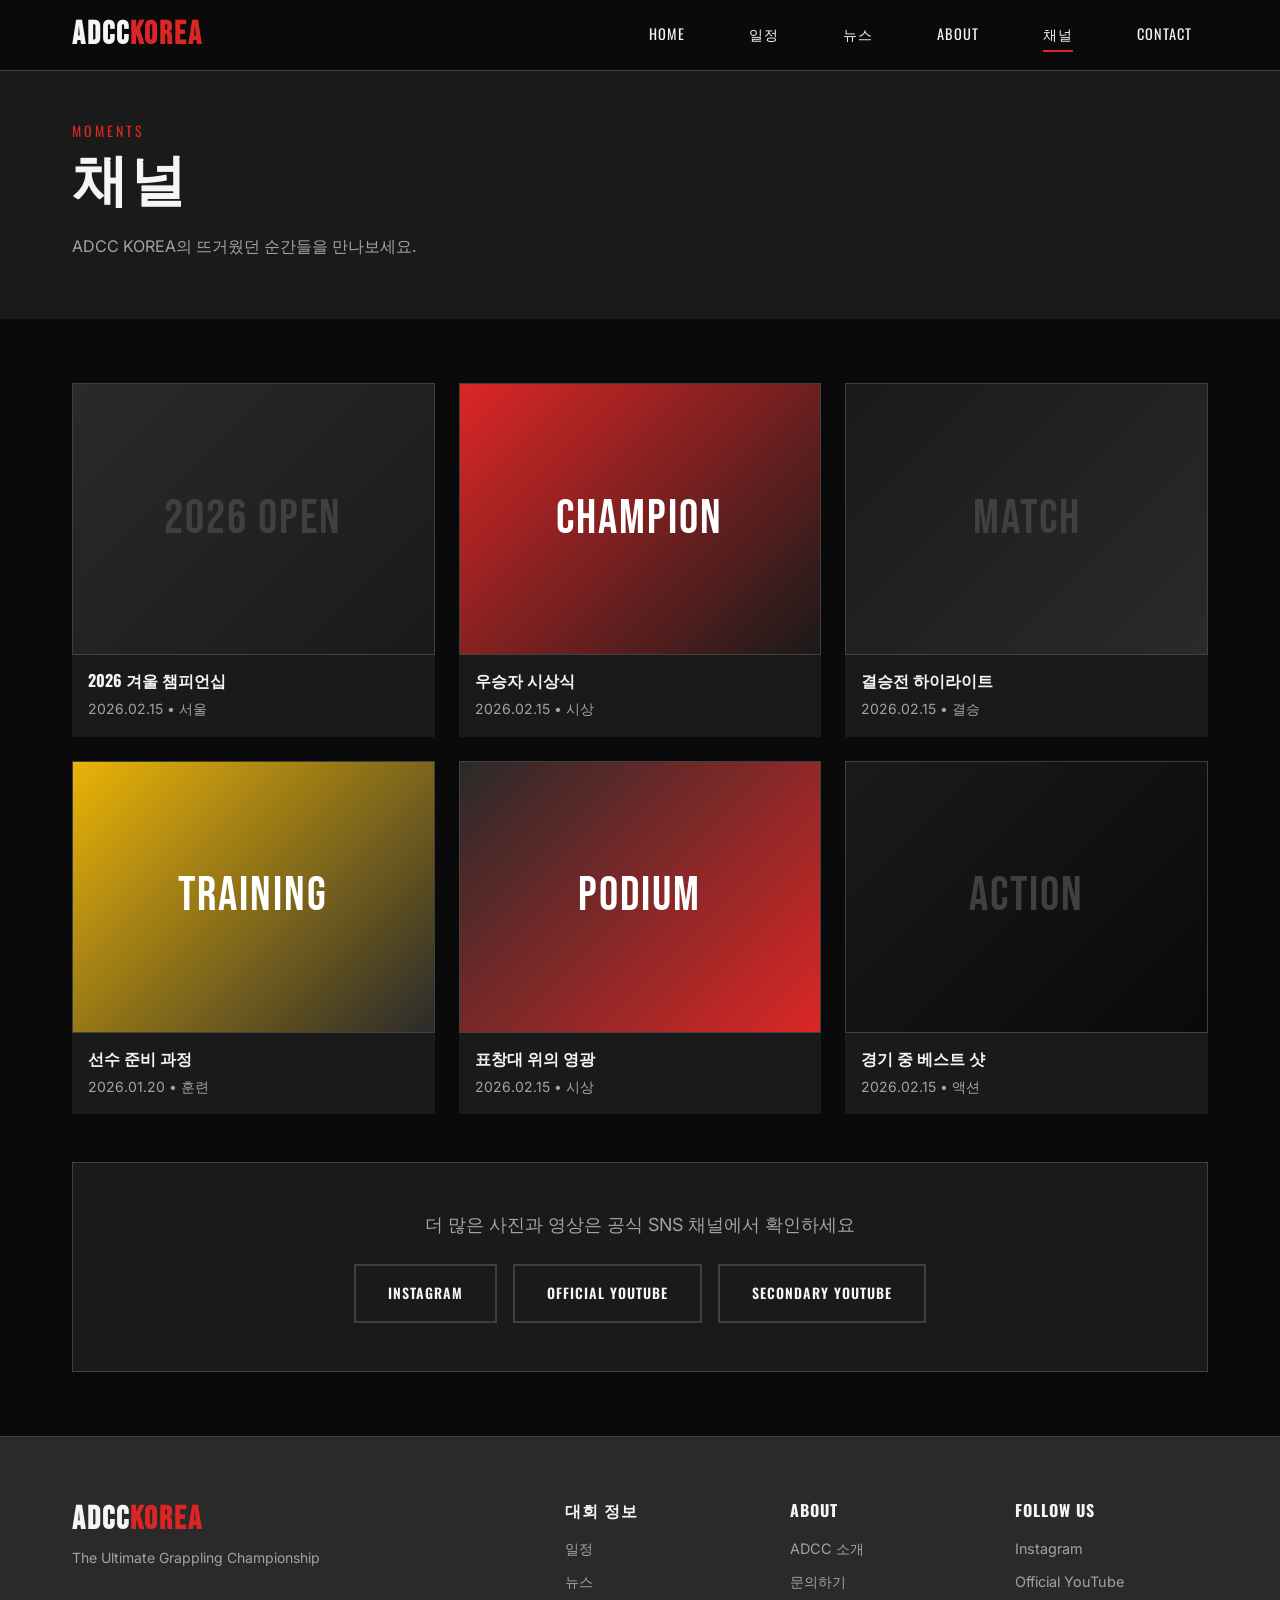
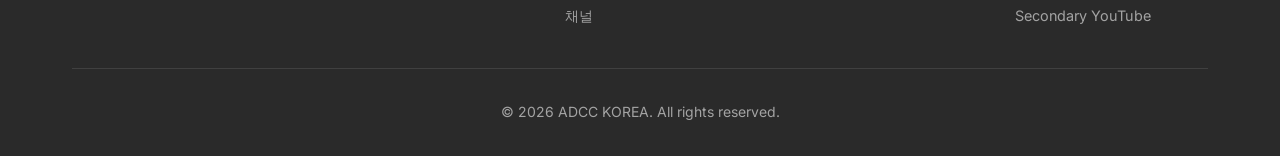
<file: gallery.html>
<!DOCTYPE html>
<html lang="ko">
<head>
    <meta charset="UTF-8">
    <meta name="viewport" content="width=device-width, initial-scale=1.0">
    <title>채널 - ADCC KOREA</title>
    <link rel="stylesheet" href="css/style.css">
    <link href="https://fonts.googleapis.com/css2?family=Bebas+Neue&family=Oswald:wght@400;600;700&family=Inter:wght@300;400;500;600&display=swap" rel="stylesheet">
</head>
<body>
    <nav class="navbar">
        <div class="container">
            <div class="nav-brand">
                <a href="index.html" style="text-decoration: none; color: inherit;">
                    <h1 class="logo">ADCC<span class="logo-highlight">KOREA</span></h1>
                </a>
            </div>
            <button class="nav-toggle" aria-label="메뉴 토글">
                <span></span>
                <span></span>
                <span></span>
            </button>
            <ul class="nav-menu">
                <li><a href="index.html" class="nav-link">HOME</a></li>
                <li><a href="schedule.html" class="nav-link">일정</a></li>
                <li><a href="news.html" class="nav-link">뉴스</a></li>
                <li><a href="about.html" class="nav-link">ABOUT</a></li>
                <li><a href="channels.html" class="nav-link active">채널</a></li>
                <li><a href="contact.html" class="nav-link">CONTACT</a></li>
            </ul>
        </div>
    </nav>

    <section class="page-header" style="padding-top: 120px; padding-bottom: 60px; background: var(--color-bg-secondary);">
        <div class="container">
            <span class="section-label">MOMENTS</span>
            <h2 class="section-title">채널</h2>
            <p style="color: var(--color-text-muted); margin-top: 1rem; max-width: 600px;">
                ADCC KOREA의 뜨거웠던 순간들을 만나보세요.
            </p>
        </div>
    </section>

    <section style="padding: 4rem 0;">
        <div class="container">
            <div class="channels-grid" style="display: grid; grid-template-columns: repeat(auto-fill, minmax(300px, 1fr)); gap: 1.5rem;">
                <div class="channels-item">
                    <div style="aspect-ratio: 4/3; background: linear-gradient(135deg, var(--color-bg-tertiary), var(--color-bg-secondary)); border: 1px solid var(--color-border); display: flex; align-items: center; justify-content: center; overflow: hidden; position: relative;">
                        <span style="font-family: var(--font-display); font-size: 3rem; color: var(--color-border); letter-spacing: 2px;">2026 OPEN</span>
                    </div>
                    <div style="padding: 1rem; background: var(--color-bg-secondary);">
                        <h4 style="font-family: var(--font-heading); margin-bottom: 0.5rem;">2026 겨울 챔피언십</h4>
                        <p style="font-size: 0.875rem; color: var(--color-text-muted);">2026.02.15 • 서울</p>
                    </div>
                </div>

                <div class="channels-item">
                    <div style="aspect-ratio: 4/3; background: linear-gradient(135deg, var(--color-primary), var(--color-bg-secondary)); border: 1px solid var(--color-border); display: flex; align-items: center; justify-content: center; overflow: hidden;">
                        <span style="font-family: var(--font-display); font-size: 3rem; color: white; letter-spacing: 2px;">CHAMPION</span>
                    </div>
                    <div style="padding: 1rem; background: var(--color-bg-secondary);">
                        <h4 style="font-family: var(--font-heading); margin-bottom: 0.5rem;">우승자 시상식</h4>
                        <p style="font-size: 0.875rem; color: var(--color-text-muted);">2026.02.15 • 시상</p>
                    </div>
                </div>

                <div class="channels-item">
                    <div style="aspect-ratio: 4/3; background: linear-gradient(135deg, var(--color-bg-secondary), var(--color-bg-tertiary)); border: 1px solid var(--color-border); display: flex; align-items: center; justify-content: center;">
                        <span style="font-family: var(--font-display); font-size: 3rem; color: var(--color-border); letter-spacing: 2px;">MATCH</span>
                    </div>
                    <div style="padding: 1rem; background: var(--color-bg-secondary);">
                        <h4 style="font-family: var(--font-heading); margin-bottom: 0.5rem;">결승전 하이라이트</h4>
                        <p style="font-size: 0.875rem; color: var(--color-text-muted);">2026.02.15 • 결승</p>
                    </div>
                </div>

                <div class="channels-item">
                    <div style="aspect-ratio: 4/3; background: linear-gradient(135deg, var(--color-secondary), var(--color-bg-tertiary)); border: 1px solid var(--color-border); display: flex; align-items: center; justify-content: center;">
                        <span style="font-family: var(--font-display); font-size: 3rem; color: white; letter-spacing: 2px;">TRAINING</span>
                    </div>
                    <div style="padding: 1rem; background: var(--color-bg-secondary);">
                        <h4 style="font-family: var(--font-heading); margin-bottom: 0.5rem;">선수 준비 과정</h4>
                        <p style="font-size: 0.875rem; color: var(--color-text-muted);">2026.01.20 • 훈련</p>
                    </div>
                </div>

                <div class="channels-item">
                    <div style="aspect-ratio: 4/3; background: linear-gradient(135deg, var(--color-bg-tertiary), var(--color-primary)); border: 1px solid var(--color-border); display: flex; align-items: center; justify-content: center;">
                        <span style="font-family: var(--font-display); font-size: 3rem; color: white; letter-spacing: 2px;">PODIUM</span>
                    </div>
                    <div style="padding: 1rem; background: var(--color-bg-secondary);">
                        <h4 style="font-family: var(--font-heading); margin-bottom: 0.5rem;">표창대 위의 영광</h4>
                        <p style="font-size: 0.875rem; color: var(--color-text-muted);">2026.02.15 • 시상</p>
                    </div>
                </div>

                <div class="channels-item">
                    <div style="aspect-ratio: 4/3; background: linear-gradient(135deg, var(--color-bg-secondary), var(--color-bg)); border: 1px solid var(--color-border); display: flex; align-items: center; justify-content: center;">
                        <span style="font-family: var(--font-display); font-size: 3rem; color: var(--color-border); letter-spacing: 2px;">ACTION</span>
                    </div>
                    <div style="padding: 1rem; background: var(--color-bg-secondary);">
                        <h4 style="font-family: var(--font-heading); margin-bottom: 0.5rem;">경기 중 베스트 샷</h4>
                        <p style="font-size: 0.875rem; color: var(--color-text-muted);">2026.02.15 • 액션</p>
                    </div>
                </div>
            </div>

            <div style="margin-top: 3rem; text-align: center; padding: 3rem; background: var(--color-bg-secondary); border: 1px solid var(--color-border);">
                <p style="font-size: 1.125rem; color: var(--color-text-muted); margin-bottom: 1.5rem;">
                    더 많은 사진과 영상은 공식 SNS 채널에서 확인하세요
                </p>
                <div style="display: flex; gap: 1rem; justify-content: center; flex-wrap: wrap;">
                    <a href="https://www.instagram.com/adcc_korea/" target="_blank" class="btn btn-outline">Instagram</a>
                    <a href="https://www.youtube.com/@korea_grappling" target="_blank" class="btn btn-outline">Official YouTube</a>
                    <a href="https://www.youtube.com/@underhook_official" target="_blank" class="btn btn-outline">Secondary YouTube</a>
                </div>
            </div>
        </div>
    </section>

    <footer class="footer">
        <div class="container">
            <div class="footer-content">
                <div class="footer-brand">
                    <h3 class="footer-logo">ADCC<span>KOREA</span></h3>
                    <p class="footer-tagline">The Ultimate Grappling Championship</p>
                </div>
                <div class="footer-links">
                    <div class="footer-column">
                        <h4>대회 정보</h4>
                        <ul>
                            <li><a href="schedule.html">일정</a></li>
                            <li><a href="news.html">뉴스</a></li>
                            <li><a href="channels.html">채널</a></li>
                        </ul>
                    </div>
                    <div class="footer-column">
                        <h4>About</h4>
                        <ul>
                            <li><a href="about.html">ADCC 소개</a></li>
                            <li><a href="contact.html">문의하기</a></li>
                        </ul>
                    </div>
                    <div class="footer-column">
                        <h4>Follow Us</h4>
                        <ul>
                            <li><a href="https://www.instagram.com/adcc_korea/">Instagram</a></li>
                            <li><a href="https://www.youtube.com/@korea_grappling">Official YouTube</a></li>
                            <li><a href="https://www.youtube.com/@underhook_official">Secondary YouTube</a></li>
                        </ul>
                    </div>
                </div>
            </div>
            <div class="footer-bottom">
                <p>&copy; 2026 ADCC KOREA. All rights reserved.</p>
            </div>
        </div>
    </footer>

    <script src="js/main.js"></script>
    <style>
        .channels-item {
            transition: transform 0.3s ease;
        }
        .channels-item:hover {
            transform: translateY(-5px);
        }
    </style>
</body>
</html>
</file>
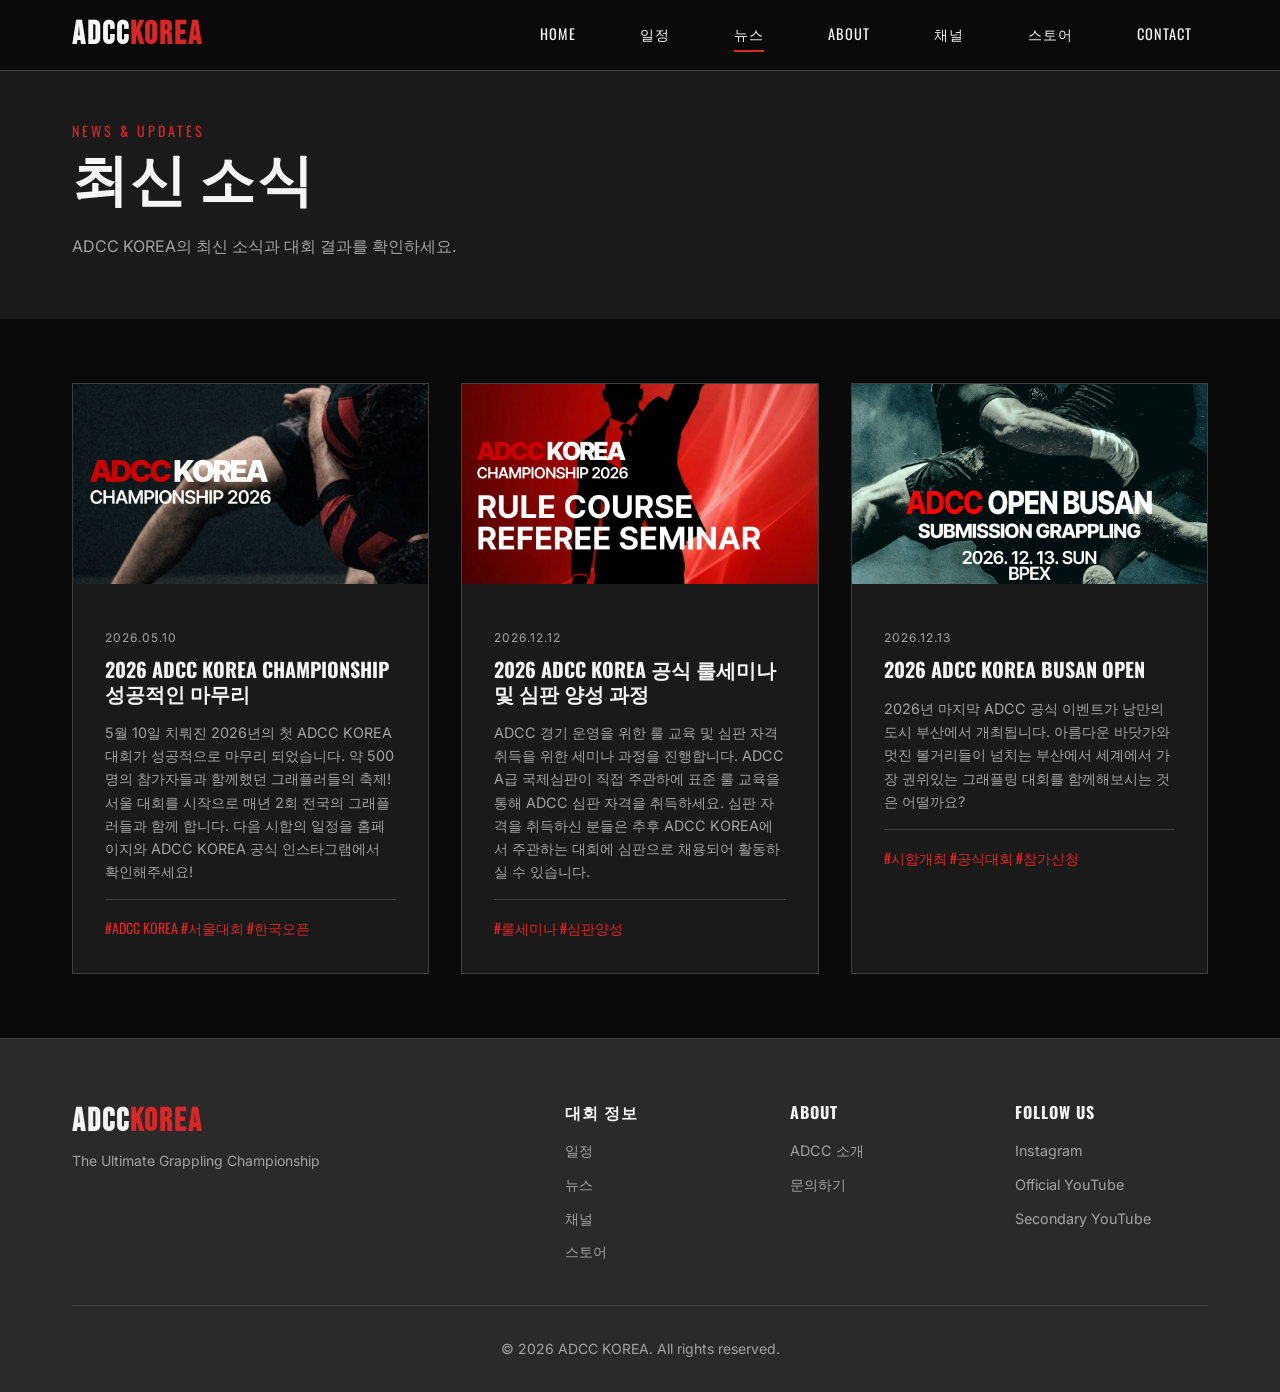
<file: news.html>
<!DOCTYPE html>
<html lang="ko">
<head>
    <meta charset="UTF-8">
    <meta name="viewport" content="width=device-width, initial-scale=1.0">
    <title>뉴스 - ADCC KOREA</title>
    <link rel="stylesheet" href="css/style.css">
    <link href="https://fonts.googleapis.com/css2?family=Bebas+Neue&family=Oswald:wght@400;600;700&family=Inter:wght@300;400;500;600&display=swap" rel="stylesheet">
</head>
<body>
    <nav class="navbar">
        <div class="container">
            <div class="nav-brand">
                <a href="index.html" style="text-decoration: none; color: inherit;">
                    <h1 class="logo">ADCC<span class="logo-highlight">KOREA</span></h1>
                </a>
            </div>
            <button class="nav-toggle" aria-label="메뉴 토글">
                <span></span>
                <span></span>
                <span></span>
            </button>
            <ul class="nav-menu">
                <li><a href="index.html" class="nav-link">HOME</a></li>
                <li><a href="schedule.html" class="nav-link">일정</a></li>
                <li><a href="news.html" class="nav-link active">뉴스</a></li>
                <li><a href="about.html" class="nav-link">ABOUT</a></li>
                <li><a href="channels.html" class="nav-link">채널</a></li>
                <li><a href="https://smartstore.naver.com/essentialgrappling" class="nav-link" target="_blank">스토어</a></li>
                <li><a href="contact.html" class="nav-link">CONTACT</a></li>
            </ul>
        </div>
    </nav>

    <section class="page-header" style="padding-top: 120px; padding-bottom: 60px; background: var(--color-bg-secondary);">
        <div class="container">
            <span class="section-label">NEWS & UPDATES</span>
            <h2 class="section-title">최신 소식</h2>
            <p style="color: var(--color-text-muted); margin-top: 1rem; max-width: 600px;">
                ADCC KOREA의 최신 소식과 대회 결과를 확인하세요.
            </p>
        </div>
    </section>

    <section class="news-section" style="padding: 4rem 0;">
        <div class="container">
            <div class="news-grid">
                <article class="news-card">
                    <img src="images/ADCC KOREA 2026 POSTER.png" alt="2026 ADCC KOREA CHAMPIONSHIP" style="width: 100%; height: 200px; object-fit: cover;">
                    <div class="news-content">
                        <span class="news-date">2026.05.10</span>
                        <h4 class="news-title">2026 ADCC KOREA CHAMPIONSHIP 성공적인 마무리</h4>
                        <p class="news-excerpt">
                            5월 10일 치뤄진 2026년의 첫 ADCC KOREA 대회가 성공적으로 마무리 되었습니다.
                            약 500명의 참가자들과 함께했던 그래플러들의 축제!
                            서울 대회를 시작으로 매년 2회 전국의 그래플러들과 함께 합니다. 다음 시합의
                            일정을 홈페이지와 ADCC KOREA 공식 인스타그램에서 확인해주세요!
                        </p>
                        <div style="margin-top: 1rem; padding-top: 1rem; border-top: 1px solid var(--color-border);">
                            <span style="color: var(--color-primary); font-size: 0.875rem; font-family: var(--font-heading);">
                                #ADCC KOREA #서울대회 #한국오픈
                            </span>
                        </div>
                    </div>
                </article>

                <article class="news-card">
                    <img src="images/10.png" alt="2026 ADCC KOREA 공식 룰세미나 및 심판 양성 과정" style="width: 100%; height: 200px; object-fit: cover;">
                    <div class="news-content">
                        <span class="news-date">2026.12.12</span>
                        <h4 class="news-title">2026 ADCC KOREA 공식 룰세미나 및 심판 양성 과정</h4>
                        <p class="news-excerpt">
                            ADCC 경기 운영을 위한 룰 교육 및 심판 자격 취득을 위한 세미나 과정을 진행합니다.
                            ADCC A급 국제심판이 직접 주관하에 표준 룰 교육을 통해 ADCC 심판 자격을 취득하세요.
                            심판 자격을 취득하신 분들은 추후 ADCC KOREA에서 주관하는 대회에 심판으로 채용되어
                            활동하실 수 있습니다.
                        </p>
                        <div style="margin-top: 1rem; padding-top: 1rem; border-top: 1px solid var(--color-border);">
                            <span style="color: var(--color-primary); font-size: 0.875rem; font-family: var(--font-heading);">
                                #룰세미나 #심판양성
                            </span>
                        </div>
                    </div>
                </article>

                <article class="news-card">
                    <img src="images/메인포스터.png" alt="2026 ADCC KOREA CHAMPIONSHIP" style="width: 100%; height: 200px; object-fit: cover;">
                    <div class="news-content">
                        <span class="news-date">2026.12.13</span>
                        <h4 class="news-title">2026 ADCC KOREA BUSAN OPEN</h4>
                        <p class="news-excerpt">
                            2026년 마지막 ADCC 공식 이벤트가 낭만의 도시 부산에서 개최됩니다.
                            아름다운 바닷가와 멋진 볼거리들이 넘치는 부산에서 세계에서 가장 권위있는 그래플링 대회를
                            함께해보시는 것은 어떨까요?
                        </p>
                        <div style="margin-top: 1rem; padding-top: 1rem; border-top: 1px solid var(--color-border);">
                            <span style="color: var(--color-primary); font-size: 0.875rem; font-family: var(--font-heading);">
                                #시합개최 #공식대회 #참가신청
                            </span>
                        </div>
                    </div>
                </article>
            </div>
        </div>
    </section>

    <footer class="footer">
        <div class="container">
            <div class="footer-content">
                <div class="footer-brand">
                    <h3 class="footer-logo">ADCC<span>KOREA</span></h3>
                    <p class="footer-tagline">The Ultimate Grappling Championship</p>
                </div>
                <div class="footer-links">
                    <div class="footer-column">
                        <h4>대회 정보</h4>
                        <ul>
                            <li><a href="schedule.html">일정</a></li>
                            <li><a href="news.html">뉴스</a></li>
                            <li><a href="channels.html">채널</a></li>
                            <li><a href="https://smartstore.naver.com/essentialgrappling" target="_blank">스토어</a></li>
                        </ul>
                    </div>
                    <div class="footer-column">
                        <h4>About</h4>
                        <ul>
                            <li><a href="about.html">ADCC 소개</a></li>
                            <li><a href="contact.html">문의하기</a></li>
                        </ul>
                    </div>
                    <div class="footer-column">
                        <h4>Follow Us</h4>
                        <ul>
                            <li><a href="https://www.instagram.com/adcc_korea/">Instagram</a></li>
                            <li><a href="https://www.youtube.com/@korea_grappling">Official YouTube</a></li>
                            <li><a href="https://www.youtube.com/@underhook_official">Secondary YouTube</a></li>
                        </ul>
                    </div>
                </div>
            </div>
            <div class="footer-bottom">
                <p>&copy; 2026 ADCC KOREA. All rights reserved.</p>
            </div>
        </div>
    </footer>

    <script src="js/main.js"></script>
</body>
</html>
</file>
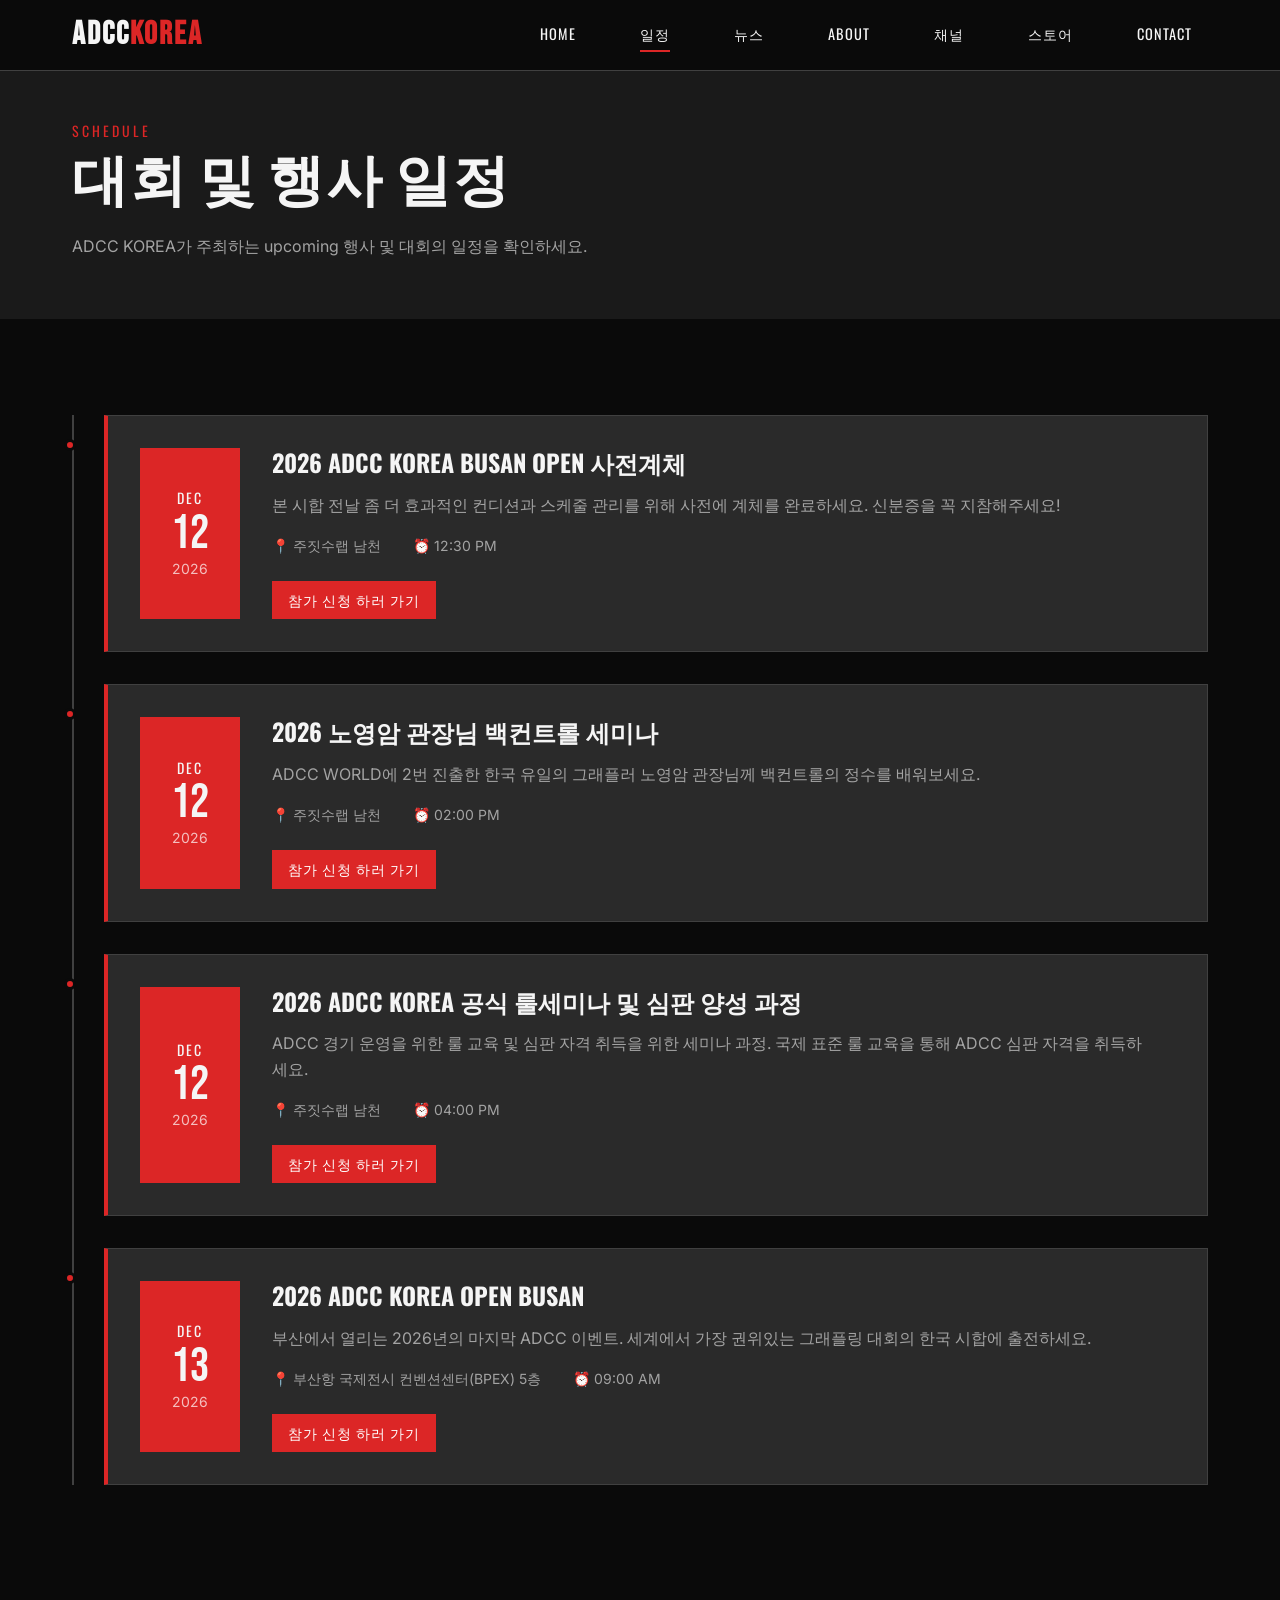
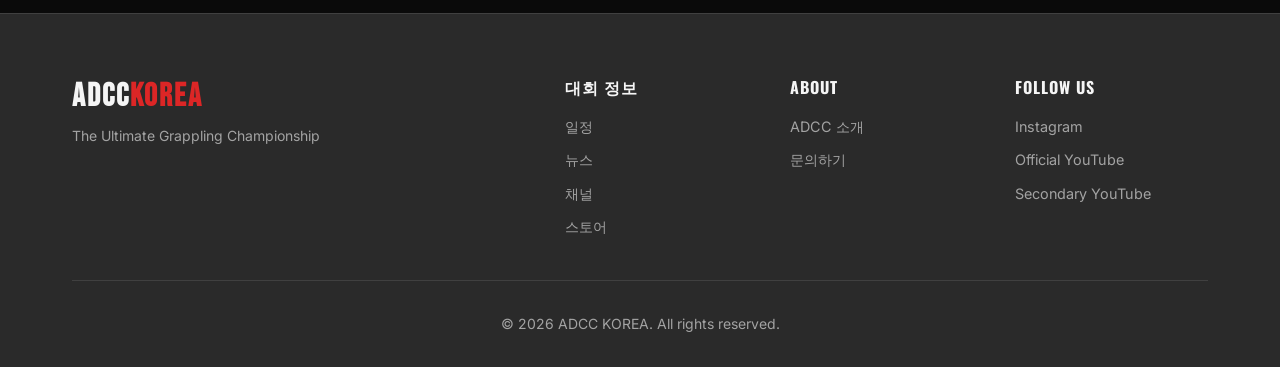
<file: schedule.html>
<!DOCTYPE html>
<html lang="ko">
<head>
    <meta charset="UTF-8">
    <meta name="viewport" content="width=device-width, initial-scale=1.0">
    <title>대회 일정 - ADCC KOREA</title>
    <link rel="stylesheet" href="css/style.css">
    <link href="https://fonts.googleapis.com/css2?family=Bebas+Neue&family=Oswald:wght@400;600;700&family=Inter:wght@300;400;500;600&display=swap" rel="stylesheet">
</head>
<body>
    <nav class="navbar">
        <div class="container">
            <div class="nav-brand">
                <a href="index.html" style="text-decoration: none; color: inherit;">
                    <h1 class="logo">ADCC<span class="logo-highlight">KOREA</span></h1>
                </a>
            </div>
            <button class="nav-toggle" aria-label="메뉴 토글">
                <span></span>
                <span></span>
                <span></span>
            </button>
            <ul class="nav-menu">
                <li><a href="index.html" class="nav-link">HOME</a></li>
                <li><a href="schedule.html" class="nav-link active">일정</a></li>
                <li><a href="news.html" class="nav-link">뉴스</a></li>
                <li><a href="about.html" class="nav-link">ABOUT</a></li>
                <li><a href="channels.html" class="nav-link">채널</a></li>
                <li><a href="https://smartstore.naver.com/essentialgrappling" class="nav-link" target="_blank">스토어</a></li>
                <li><a href="contact.html" class="nav-link">CONTACT</a></li>
            </ul>
        </div>
    </nav>

    <section class="page-header" style="padding-top: 120px; padding-bottom: 60px; background: var(--color-bg-secondary);">
        <div class="container">
            <span class="section-label">SCHEDULE</span>
            <h2 class="section-title">대회 및 행사 일정</h2>
            <p style="color: var(--color-text-muted); margin-top: 1rem; max-width: 600px;">
                ADCC KOREA가 주최하는 upcoming 행사 및 대회의 일정을 확인하세요.
            </p>
        </div>
    </section>

    <section class="schedule-section">
        <div class="container">
            <div class="schedule-timeline">
                <div class="timeline-item">
                    <div class="timeline-marker"></div>
                    <div class="event-card">
                        <div class="event-date">
                            <div class="date-month">DEC</div>
                            <div class="date-day">12</div>
                            <div class="date-year">2026</div>
                        </div>
                        <div class="event-info">
                            <h4 class="event-title">2026 ADCC KOREA BUSAN OPEN 사전계체</h4>
                            <p class="event-description">
                                본 시합 전날 좀 더 효과적인 컨디션과 스케줄 관리를 위해 사전에 계체를 완료하세요. 신분증을 꼭 지참해주세요!
                            </p>
                            <div class="event-meta">
                                <span class="event-location">📍 주짓수랩 남천</span>
                                <span class="event-time">⏰ 12:30 PM</span>
                            </div>
                            <div style="margin-top: 1.5rem;">
                                <a href="https://smoothcomp.com/en/event/32666" target="_blank" style="background: var(--color-primary); color: white; padding: 0.5rem 1rem; font-size: 0.875rem; font-family: var(--font-heading); letter-spacing: 1px; display: inline-block; text-decoration: none; cursor: pointer; transition: 0.3s;">참가 신청 하러 가기</a>
                            </div>
                        </div>
                    </div>
                </div>

                <div class="timeline-item">
                    <div class="timeline-marker"></div>
                    <div class="event-card">
                        <div class="event-date">
                            <div class="date-month">DEC</div>
                            <div class="date-day">12</div>
                            <div class="date-year">2026</div>
                        </div>
                        <div class="event-info">
                            <h4 class="event-title">2026 노영암 관장님 백컨트롤 세미나</h4>
                            <p class="event-description">
                                ADCC WORLD에 2번 진출한 한국 유일의 그래플러 노영암 관장님께 백컨트롤의 정수를 배워보세요.
                            </p>
                            <div class="event-meta">
                                <span class="event-location">📍 주짓수랩 남천</span>
                                <span class="event-time">⏰ 02:00 PM</span>
                            </div>
                            <div style="margin-top: 1.5rem;">
                                <a href="https://forms.gle/8wQsgYcC9q9ZR6pW7" target="_blank" style="background: var(--color-primary); color: white; padding: 0.5rem 1rem; font-size: 0.875rem; font-family: var(--font-heading); letter-spacing: 1px; display: inline-block; text-decoration: none; cursor: pointer; transition: 0.3s;">참가 신청 하러 가기</a>
                            </div>
                        </div>
                    </div>
                </div>

                <div class="timeline-item">
                    <div class="timeline-marker"></div>
                    <div class="event-card">
                        <div class="event-date">
                            <div class="date-month">DEC</div>
                            <div class="date-day">12</div>
                            <div class="date-year">2026</div>
                        </div>
                        <div class="event-info">
                            <h4 class="event-title">2026 ADCC KOREA 공식 룰세미나 및 심판 양성 과정</h4>
                            <p class="event-description">
                                ADCC 경기 운영을 위한 룰 교육 및 심판 자격 취득을 위한 세미나 과정. 국제 표준 룰 교육을 통해 ADCC 심판 자격을 취득하세요.
                            </p>
                            <div class="event-meta">
                                <span class="event-location">📍 주짓수랩 남천</span>
                                <span class="event-time">⏰ 04:00 PM</span>
                            </div>
                            <div style="margin-top: 1.5rem;">
                                <a href="https://naver.me/FtoK1iay" target="_blank" style="background: var(--color-primary); color: white; padding: 0.5rem 1rem; font-size: 0.875rem; font-family: var(--font-heading); letter-spacing: 1px; display: inline-block; text-decoration: none; cursor: pointer; transition: 0.3s;">참가 신청 하러 가기</a>
                            </div> 
                        </div>
                    </div>
                </div>

                <div class="timeline-item">
                    <div class="timeline-marker"></div>
                    <div class="event-card">
                        <div class="event-date">
                            <div class="date-month">DEC</div>
                            <div class="date-day">13</div>
                            <div class="date-year">2026</div>
                        </div>
                        <div class="event-info">
                            <h4 class="event-title">2026 ADCC KOREA OPEN BUSAN</h4>
                            <p class="event-description">
                                부산에서 열리는 2026년의 마지막 ADCC 이벤트. 세계에서 가장 권위있는 그래플링 대회의 한국 시합에 출전하세요.
                            </p>
                            <div class="event-meta">
                                <span class="event-location">📍 부산항 국제전시 컨벤션센터(BPEX) 5층</span>
                                <span class="event-time">⏰ 09:00 AM</span>
                            </div>
                            <div style="margin-top: 1.5rem;">
                                <a href="https://smoothcomp.com/en/event/32666" target="_blank" style="background: var(--color-primary); color: white; padding: 0.5rem 1rem; font-size: 0.875rem; font-family: var(--font-heading); letter-spacing: 1px; display: inline-block; text-decoration: none; cursor: pointer; transition: 0.3s;">참가 신청 하러 가기</a>
                            </div>
                        </div>
                    </div>
                </div>

            </div> 
        </div>
    </section>

    <footer class="footer">
        <div class="container">
            <div class="footer-content">
                <div class="footer-brand">
                    <h3 class="footer-logo">ADCC<span>KOREA</span></h3>
                    <p class="footer-tagline">The Ultimate Grappling Championship</p>
                </div>
                <div class="footer-links">
                    <div class="footer-column">
                        <h4>대회 정보</h4>
                        <ul>
                            <li><a href="schedule.html">일정</a></li>
                            <li><a href="news.html">뉴스</a></li>
                            <li><a href="channels.html">채널</a></li>
                            <li><a href="https://smartstore.naver.com/essentialgrappling" target="_blank">스토어</a></li>
                        </ul>
                    </div>
                    <div class="footer-column">
                        <h4>About</h4>
                        <ul>
                            <li><a href="about.html">ADCC 소개</a></li>
                            <li><a href="contact.html">문의하기</a></li>
                        </ul>
                    </div>
                    <div class="footer-column">
                        <h4>Follow Us</h4>
                        <ul>
                            <li><a href="https://www.instagram.com/adcc_korea/">Instagram</a></li>
                            <li><a href="https://www.youtube.com/@korea_grappling">Official YouTube</a></li>
                            <li><a href="https://www.youtube.com/@underhook_official">Secondary YouTube</a></li>
                        </ul>
                    </div>
                </div>
            </div>
            <div class="footer-bottom">
                <p>&copy; 2026 ADCC KOREA. All rights reserved.</p>
            </div>
        </div>
    </footer>

    <script src="js/main.js"></script>
    <style>
        .schedule-timeline {
            position: relative;
            padding-left: 2rem;
        }
        
        .schedule-timeline::before {
            content: '';
            position: absolute;
            left: 0;
            top: 0;
            bottom: 0;
            width: 2px;
            background: var(--color-border);
        }
        
        .timeline-item {
            position: relative;
            margin-bottom: 2rem;
        }
        
        .timeline-marker {
            position: absolute;
            left: -2.5rem;
            top: 1.5rem;
            width: 12px;
            height: 12px;
            background: var(--color-primary);
            border: 3px solid var(--color-bg);
            border-radius: 50%;
        }
        
        .timeline-item:hover .timeline-marker {
            transform: scale(1.3);
            transition: transform 0.3s ease;
        }
    </style>
</body>
</html>
</file>
<file: css/style.css>
/* ==========================================
   ADCC KOREA - Athletic Brutalism Design
   ========================================== */

/* CSS Variables */
:root {
    /* Colors */
    --color-primary: #dc2626;
    --color-primary-dark: #991b1b;
    --color-secondary: #eab308;
    --color-bg: #0a0a0a;
    --color-bg-secondary: #1a1a1a;
    --color-bg-tertiary: #2a2a2a;
    --color-text: #f5f5f5;
    --color-text-muted: #a3a3a3;
    --color-border: #404040;
    
    /* Typography */
    --font-display: 'Bebas Neue', sans-serif;
    --font-heading: 'Oswald', sans-serif;
    --font-body: 'Inter', sans-serif;
    
    /* Spacing */
    --spacing-xs: 0.5rem;
    --spacing-sm: 1rem;
    --spacing-md: 2rem;
    --spacing-lg: 4rem;
    --spacing-xl: 6rem;
    
    /* Layout */
    --container-width: 1200px;
    --border-radius: 4px;
    --transition: 0.3s cubic-bezier(0.4, 0, 0.2, 1);
}

/* Reset & Base */
* {
    margin: 0;
    padding: 0;
    box-sizing: border-box;
}

html {
    scroll-behavior: smooth;
}

body {
    font-family: var(--font-body);
    background: var(--color-bg);
    color: var(--color-text);
    line-height: 1.6;
    overflow-x: hidden;
}

.container {
    max-width: var(--container-width);
    margin: 0 auto;
    padding: 0 var(--spacing-md);
}

/* Typography */
h1, h2, h3, h4 {
    font-family: var(--font-heading);
    font-weight: 700;
    line-height: 1.2;
}

a {
    text-decoration: none;
    color: inherit;
    transition: var(--transition);
}

/* Navigation */
.navbar {
    position: fixed;
    top: 0;
    left: 0;
    right: 0;
    background: rgba(10, 10, 10, 0.95);
    backdrop-filter: blur(10px);
    z-index: 1000;
    border-bottom: 1px solid var(--color-border);
}

.navbar .container {
    display: flex;
    justify-content: space-between;
    align-items: center;
    padding: var(--spacing-sm) var(--spacing-md);
}

.logo {
    font-family: var(--font-display);
    font-size: 2rem;
    letter-spacing: 2px;
    color: var(--color-text);
}

.logo-highlight {
    color: var(--color-primary);
}

.nav-menu {
    display: flex;
    list-style: none;
    gap: var(--spacing-md);
}

.nav-link {
    font-family: var(--font-heading);
    font-size: 0.9rem;
    letter-spacing: 1px;
    text-transform: uppercase;
    padding: 0.5rem 1rem;
    position: relative;
}

.nav-link::after {
    content: '';
    position: absolute;
    bottom: 0;
    left: 1rem;
    right: 1rem;
    height: 2px;
    background: var(--color-primary);
    transform: scaleX(0);
    transition: transform var(--transition);
}

.nav-link:hover::after,
.nav-link.active::after {
    transform: scaleX(1);
}

.nav-toggle {
    display: none;
    flex-direction: column;
    gap: 4px;
    background: none;
    border: none;
    cursor: pointer;
}

.nav-toggle span {
    width: 25px;
    height: 2px;
    background: var(--color-text);
    transition: var(--transition);
}

/* Hero Section */
.hero {
    position: relative;
    min-height: 100vh;
    display: flex;
    align-items: center;
    padding-top: 80px;
    overflow: hidden;
}

.hero-background {
    position: absolute;
    inset: 0;
    background: 
        linear-gradient(135deg, 
            rgba(220, 38, 38, 0.1) 0%, 
            rgba(10, 10, 10, 0.9) 50%,
            rgba(10, 10, 10, 1) 100%
        );
    z-index: 0;
}

.hero-background::before {
    content: '';
    position: absolute;
    inset: 0;
    background-image: 
        repeating-linear-gradient(0deg, 
            transparent, 
            transparent 2px, 
            rgba(255, 255, 255, 0.03) 2px, 
            rgba(255, 255, 255, 0.03) 4px
        );
    animation: scan 8s linear infinite;
}

@keyframes scan {
    0% { transform: translateY(0); }
    100% { transform: translateY(100px); }
}

.hero .container {
    position: relative;
    z-index: 1;
}

.hero-content {
    max-width: 800px;
}

.hero-label {
    font-family: var(--font-heading);
    font-size: 0.875rem;
    letter-spacing: 3px;
    color: var(--color-primary);
    margin-bottom: var(--spacing-sm);
    text-transform: uppercase;
}

.hero-title {
    font-family: var(--font-display);
    font-size: clamp(3rem, 10vw, 6rem);
    letter-spacing: 3px;
    line-height: 0.9;
    margin-bottom: var(--spacing-md);
    animation: fadeInUp 1s ease-out;
}

.hero-title-highlight {
    color: var(--color-primary);
    display: inline-block;
    position: relative;
}

.hero-title-highlight::after {
    content: '';
    position: absolute;
    bottom: -10px;
    left: 0;
    right: 0;
    height: 4px;
    background: var(--color-primary);
    transform: skewX(-20deg);
}

.hero-subtitle {
    font-size: 1.125rem;
    color: var(--color-text-muted);
    margin-bottom: var(--spacing-lg);
    animation: fadeInUp 1s ease-out 0.2s both;
}

.hero-cta {
    display: flex;
    gap: var(--spacing-sm);
    flex-wrap: wrap;
    animation: fadeInUp 1s ease-out 0.4s both;
}

.hero-stats {
    display: flex;
    gap: var(--spacing-lg);
    margin-top: var(--spacing-xl);
    animation: fadeInUp 1s ease-out 0.6s both;
}

.stat-item {
    text-align: center;
}

.stat-number {
    font-family: var(--font-display);
    font-size: 3rem;
    color: var(--color-primary);
    line-height: 1;
}

.stat-label {
    font-size: 0.875rem;
    color: var(--color-text-muted);
    text-transform: uppercase;
    letter-spacing: 1px;
    margin-top: var(--spacing-xs);
}

.scroll-indicator {
    position: absolute;
    bottom: 40px;
    left: 50%;
    transform: translateX(-50%);
    display: flex;
    flex-direction: column;
    align-items: center;
    gap: 10px;
    font-size: 0.75rem;
    letter-spacing: 2px;
    color: var(--color-text-muted);
}

.scroll-line {
    width: 1px;
    height: 40px;
    background: linear-gradient(to bottom, var(--color-primary), transparent);
    animation: scrollPulse 2s ease-in-out infinite;
}

@keyframes scrollPulse {
    0%, 100% { opacity: 0.3; transform: translateY(0); }
    50% { opacity: 1; transform: translateY(10px); }
}

@keyframes fadeInUp {
    from {
        opacity: 0;
        transform: translateY(30px);
    }
    to {
        opacity: 1;
        transform: translateY(0);
    }
}

/* Buttons */
.btn {
    display: inline-block;
    padding: 1rem 2rem;
    font-family: var(--font-heading);
    font-size: 0.875rem;
    font-weight: 600;
    letter-spacing: 1px;
    text-transform: uppercase;
    border: 2px solid;
    cursor: pointer;
    transition: var(--transition);
    position: relative;
    overflow: hidden;
}

.btn::before {
    content: '';
    position: absolute;
    top: 0;
    left: -100%;
    width: 100%;
    height: 100%;
    background: rgba(255, 255, 255, 0.1);
    transition: left 0.3s ease;
}

.btn:hover::before {
    left: 100%;
}

.btn-primary {
    background: var(--color-primary);
    border-color: var(--color-primary);
    color: white;
}

.btn-primary:hover {
    background: var(--color-primary-dark);
    border-color: var(--color-primary-dark);
    transform: translateY(-2px);
    box-shadow: 0 10px 25px rgba(220, 38, 38, 0.3);
}

.btn-secondary {
    background: transparent;
    border-color: var(--color-text);
    color: var(--color-text);
}

.btn-secondary:hover {
    background: var(--color-text);
    color: var(--color-bg);
}

.btn-outline {
    background: transparent;
    border-color: var(--color-border);
    color: var(--color-text);
}

.btn-outline:hover {
    border-color: var(--color-primary);
    color: var(--color-primary);
}

/* Section Styles */
section {
    padding: var(--spacing-xl) 0;
    position: relative;
}

.section-header {
    margin-bottom: var(--spacing-lg);
}

.section-label {
    font-family: var(--font-heading);
    font-size: 0.875rem;
    letter-spacing: 3px;
    color: var(--color-primary);
    text-transform: uppercase;
    display: block;
    margin-bottom: var(--spacing-xs);
}

.section-title {
    font-family: var(--font-display);
    font-size: clamp(2rem, 5vw, 3.5rem);
    letter-spacing: 2px;
}

.section-cta {
    margin-top: var(--spacing-lg);
    text-align: center;
}

/* Upcoming Event Section */
.upcoming-event {
    background: var(--color-bg-secondary);
}

.event-card {
    display: grid;
    grid-template-columns: auto 1fr auto;
    gap: var(--spacing-md);
    background: var(--color-bg-tertiary);
    border: 1px solid var(--color-border);
    border-left: 4px solid var(--color-primary);
    padding: var(--spacing-md);
    transition: var(--transition);
}

.event-card:hover {
    transform: translateX(10px);
    border-left-width: 8px;
}

.event-date {
    display: flex;
    flex-direction: column;
    align-items: center;
    justify-content: center;
    background: var(--color-primary);
    padding: var(--spacing-sm);
    min-width: 100px;
    text-align: center;
}

.date-month {
    font-family: var(--font-heading);
    font-size: 0.875rem;
    letter-spacing: 2px;
}

.date-day {
    font-family: var(--font-display);
    font-size: 3rem;
    line-height: 1;
}

.date-year {
    font-size: 0.875rem;
    color: rgba(255, 255, 255, 0.7);
}

.event-info h4 {
    font-family: var(--font-heading);
    font-size: 1.5rem;
    margin-bottom: var(--spacing-xs);
}

.event-description {
    color: var(--color-text-muted);
    margin: var(--spacing-sm) 0;
}

.event-meta {
    display: flex;
    gap: var(--spacing-md);
    flex-wrap: wrap;
    font-size: 0.875rem;
    color: var(--color-text-muted);
}

.event-cta {
    align-self: center;
    font-family: var(--font-heading);
    color: var(--color-primary);
    white-space: nowrap;
    font-size: 1.125rem;
}

/* News Section */
.news-preview {
    background: var(--color-bg);
}

.news-grid {
    display: grid;
    grid-template-columns: repeat(auto-fit, minmax(300px, 1fr));
    gap: var(--spacing-md);
}

.news-card {
    background: var(--color-bg-secondary);
    border: 1px solid var(--color-border);
    overflow: hidden;
    transition: var(--transition);
}

.news-card:hover {
    border-color: var(--color-primary);
    transform: translateY(-5px);
}

.news-image-placeholder {
    height: 200px;
    background: linear-gradient(135deg, var(--color-bg-tertiary), var(--color-bg-secondary));
    display: flex;
    align-items: center;
    justify-content: center;
    font-family: var(--font-display);
    font-size: 3rem;
    color: var(--color-border);
    letter-spacing: 3px;
}

.news-content {
    padding: var(--spacing-md);
}

.news-date {
    font-size: 0.75rem;
    color: var(--color-text-muted);
    text-transform: uppercase;
    letter-spacing: 1px;
}

.news-title {
    font-size: 1.25rem;
    margin: var(--spacing-xs) 0;
}

.news-excerpt {
    color: var(--color-text-muted);
    font-size: 0.9rem;
    margin: var(--spacing-sm) 0;
    line-height: 1.6;
}

.news-link {
    color: var(--color-primary);
    font-family: var(--font-heading);
    font-size: 0.875rem;
    text-transform: uppercase;
    letter-spacing: 1px;
}

.news-link:hover {
    text-decoration: underline;
}

/* About Preview Section */
.about-preview {
    background: var(--color-bg-secondary);
}

.about-content {
    display: grid;
    grid-template-columns: 1fr 1fr;
    gap: var(--spacing-xl);
    align-items: center;
}

.about-description {
    font-size: 1.125rem;
    line-height: 1.8;
    color: var(--color-text-muted);
    margin: var(--spacing-md) 0;
}

.about-features {
    list-style: none;
    margin: var(--spacing-md) 0;
}

.about-features li {
    padding: var(--spacing-xs) 0;
    color: var(--color-text-muted);
    font-size: 1rem;
}

.about-features li::before {
    content: '✓';
    color: var(--color-primary);
    font-weight: bold;
    margin-right: var(--spacing-xs);
}

.about-visual {
    display: grid;
    grid-template-columns: repeat(2, 1fr);
    gap: var(--spacing-sm);
}

.visual-box {
    aspect-ratio: 1;
    background: var(--color-bg-tertiary);
    border: 2px solid var(--color-border);
    display: flex;
    align-items: center;
    justify-content: center;
    transition: var(--transition);
    position: relative;
    overflow: hidden;
}

.visual-box::before {
    content: '';
    position: absolute;
    inset: 0;
    background: var(--color-primary);
    transform: translateY(100%);
    transition: transform 0.4s ease;
}

.visual-box:hover::before {
    transform: translateY(0);
}

.visual-box:nth-child(3) {
    grid-column: 1 / -1;
}

.visual-text {
    font-family: var(--font-display);
    font-size: 2rem;
    letter-spacing: 3px;
    position: relative;
    z-index: 1;
}

.visual-box:hover .visual-text {
    color: white;
}

/* Footer */
.footer {
    background: var(--color-bg-tertiary);
    border-top: 1px solid var(--color-border);
    padding: var(--spacing-lg) 0 var(--spacing-md);
}

.footer-content {
    display: grid;
    grid-template-columns: 2fr 3fr;
    gap: var(--spacing-lg);
    margin-bottom: var(--spacing-md);
}

.footer-logo {
    font-family: var(--font-display);
    font-size: 2rem;
    letter-spacing: 2px;
    margin-bottom: var(--spacing-xs);
}

.footer-logo span {
    color: var(--color-primary);
}

.footer-tagline {
    color: var(--color-text-muted);
    font-size: 0.875rem;
}

.footer-links {
    display: grid;
    grid-template-columns: repeat(3, 1fr);
    gap: var(--spacing-md);
}

.footer-column h4 {
    font-family: var(--font-heading);
    font-size: 1rem;
    margin-bottom: var(--spacing-sm);
    text-transform: uppercase;
    letter-spacing: 1px;
}

.footer-column ul {
    list-style: none;
}

.footer-column li {
    margin-bottom: var(--spacing-xs);
}

.footer-column a {
    color: var(--color-text-muted);
    font-size: 0.9rem;
}

.footer-column a:hover {
    color: var(--color-primary);
}

.footer-bottom {
    border-top: 1px solid var(--color-border);
    padding-top: var(--spacing-md);
    text-align: center;
    color: var(--color-text-muted);
    font-size: 0.875rem;
}

/* Responsive Design */
@media (max-width: 768px) {
    .nav-menu {
        position: fixed;
        top: 70px;
        left: -100%;
        flex-direction: column;
        background: var(--color-bg);
        width: 100%;
        padding: var(--spacing-md);
        border-top: 1px solid var(--color-border);
        transition: left 0.3s ease;
    }
    
    .nav-menu.active {
        left: 0;
    }
    
    .nav-toggle {
        display: flex;
    }
    
    .hero-stats {
        flex-direction: column;
        gap: var(--spacing-md);
    }
    
    .event-card {
        grid-template-columns: 1fr;
    }
    
    .event-cta {
        justify-self: start;
    }
    
    .about-content {
        grid-template-columns: 1fr;
    }
    
    .footer-content {
        grid-template-columns: 1fr;
    }
    
    .footer-links {
        grid-template-columns: 1fr;
    }
}

@media (max-width: 480px) {
    :root {
        --spacing-md: 1rem;
        --spacing-lg: 2rem;
        --spacing-xl: 3rem;
    }
    
    .hero-cta {
        flex-direction: column;
    }
    
    .btn {
        width: 100%;
        text-align: center;
    }
    
    .news-grid {
        grid-template-columns: 1fr;
    }
}
</file>
